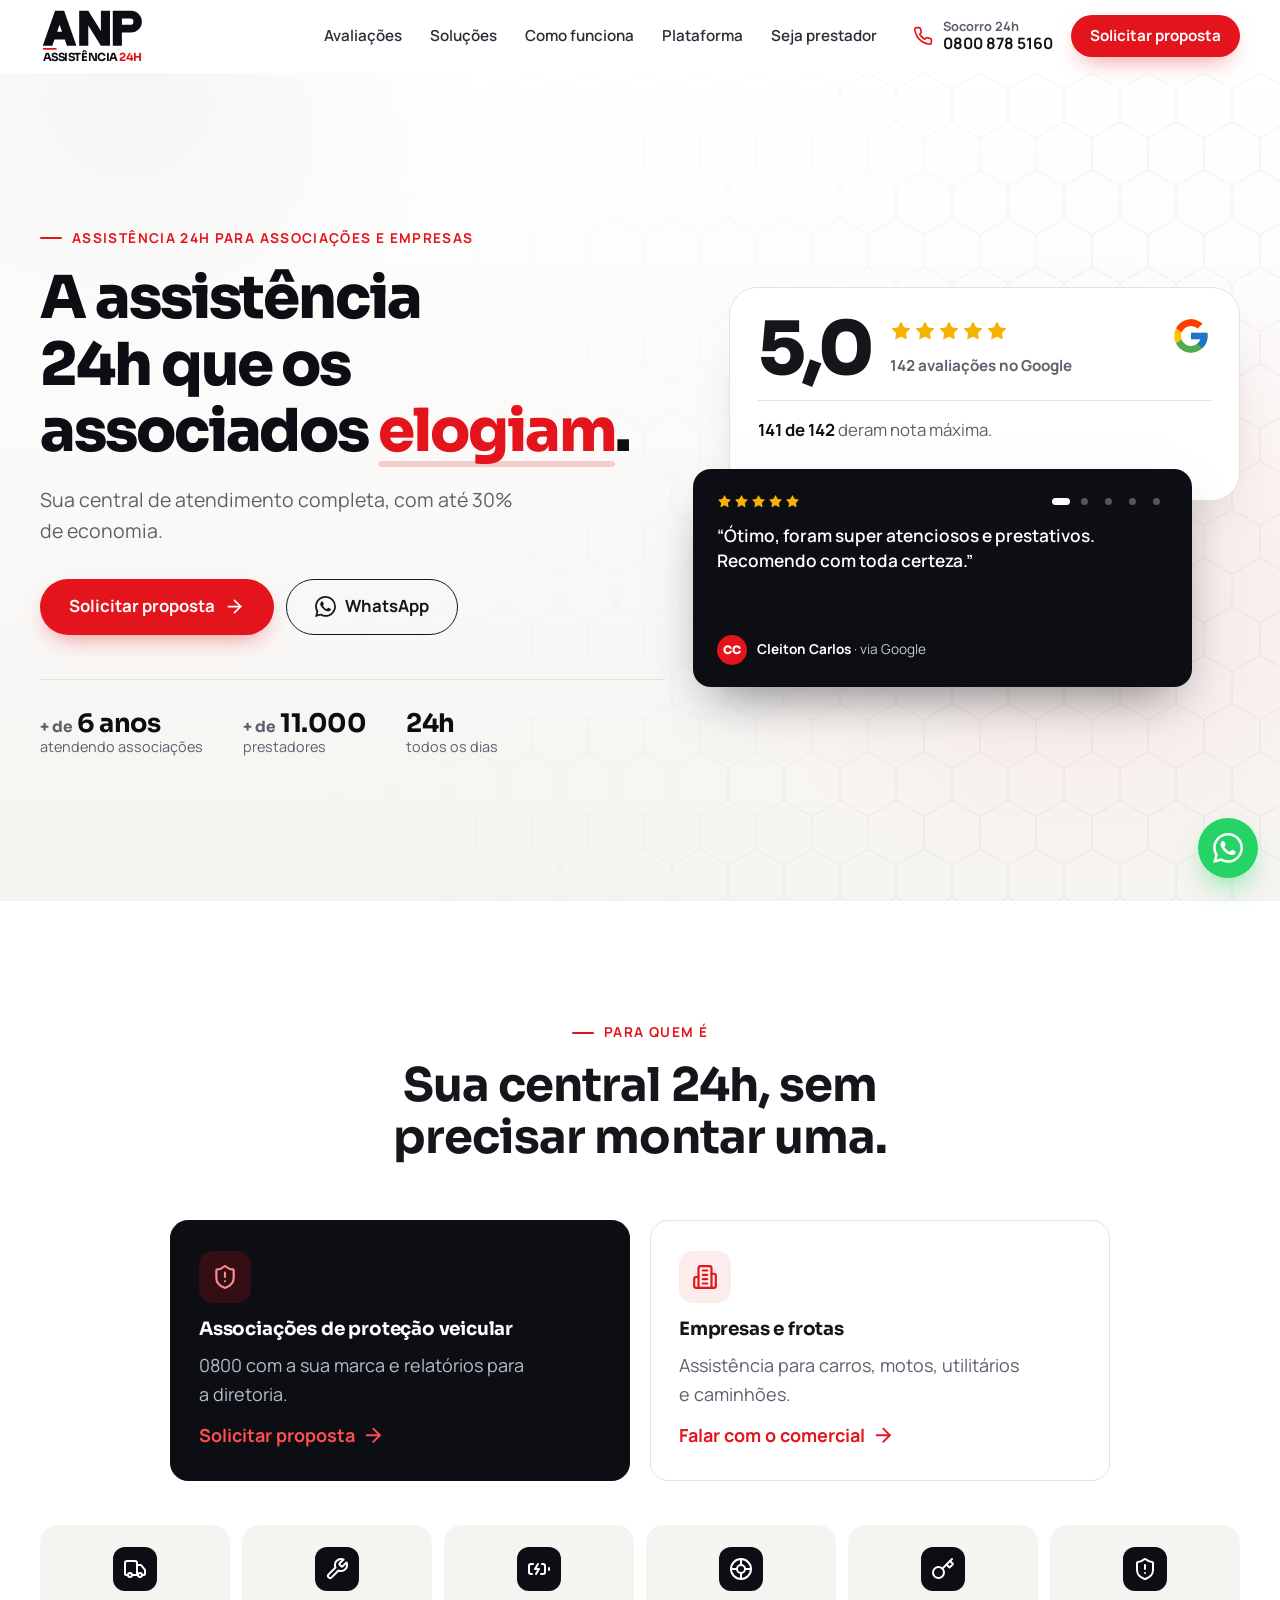
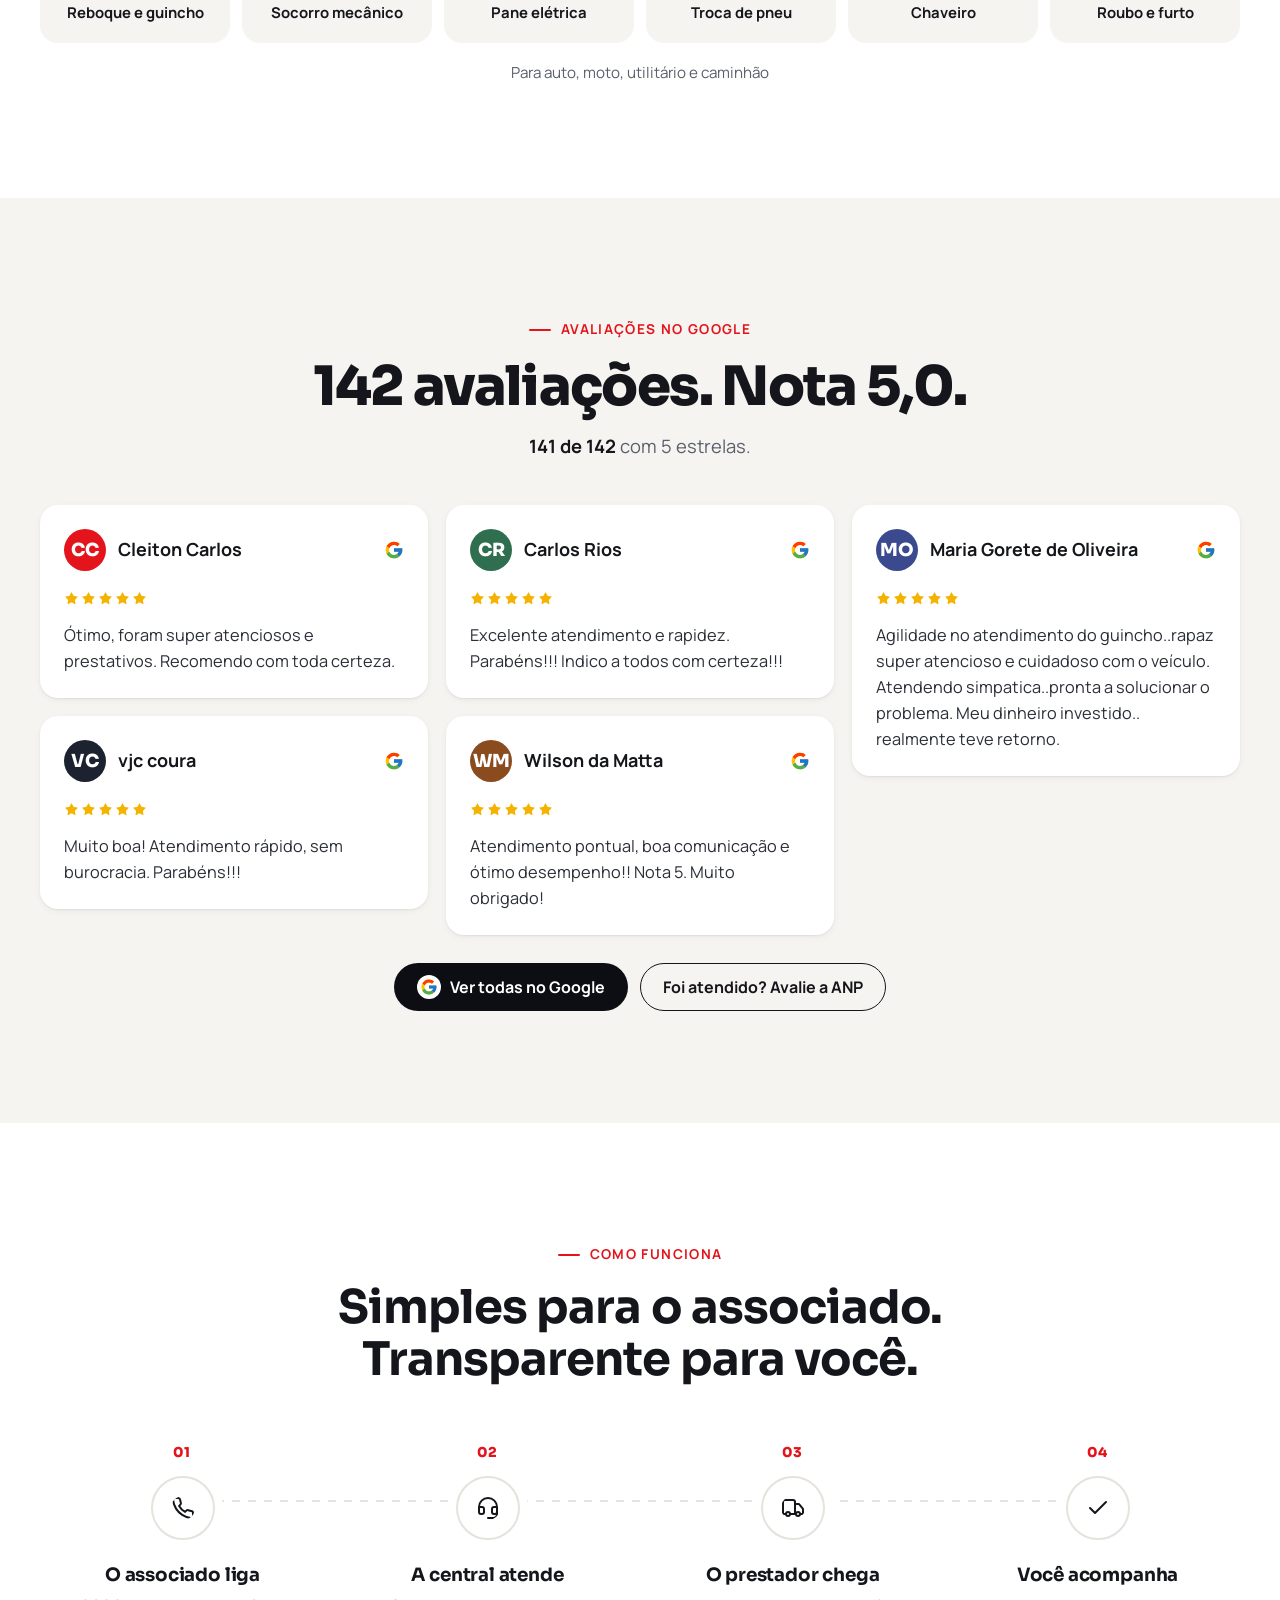
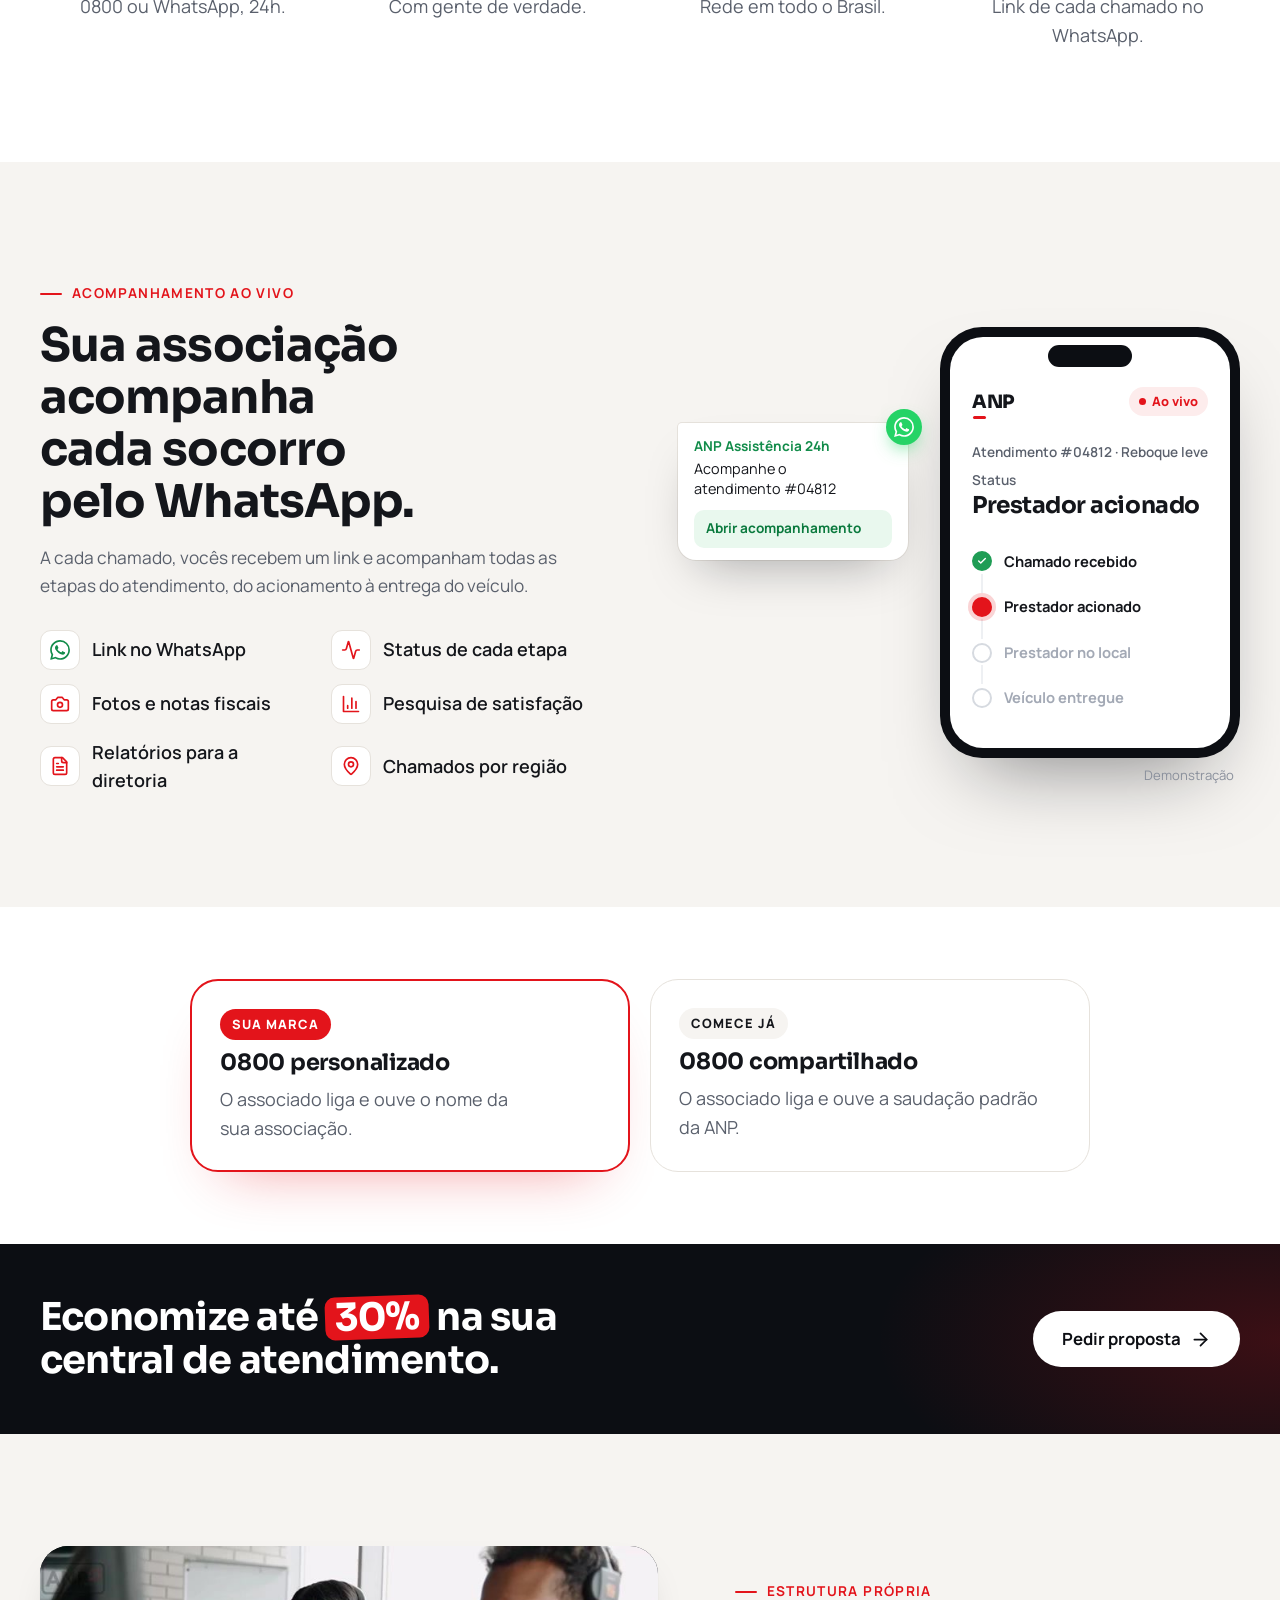
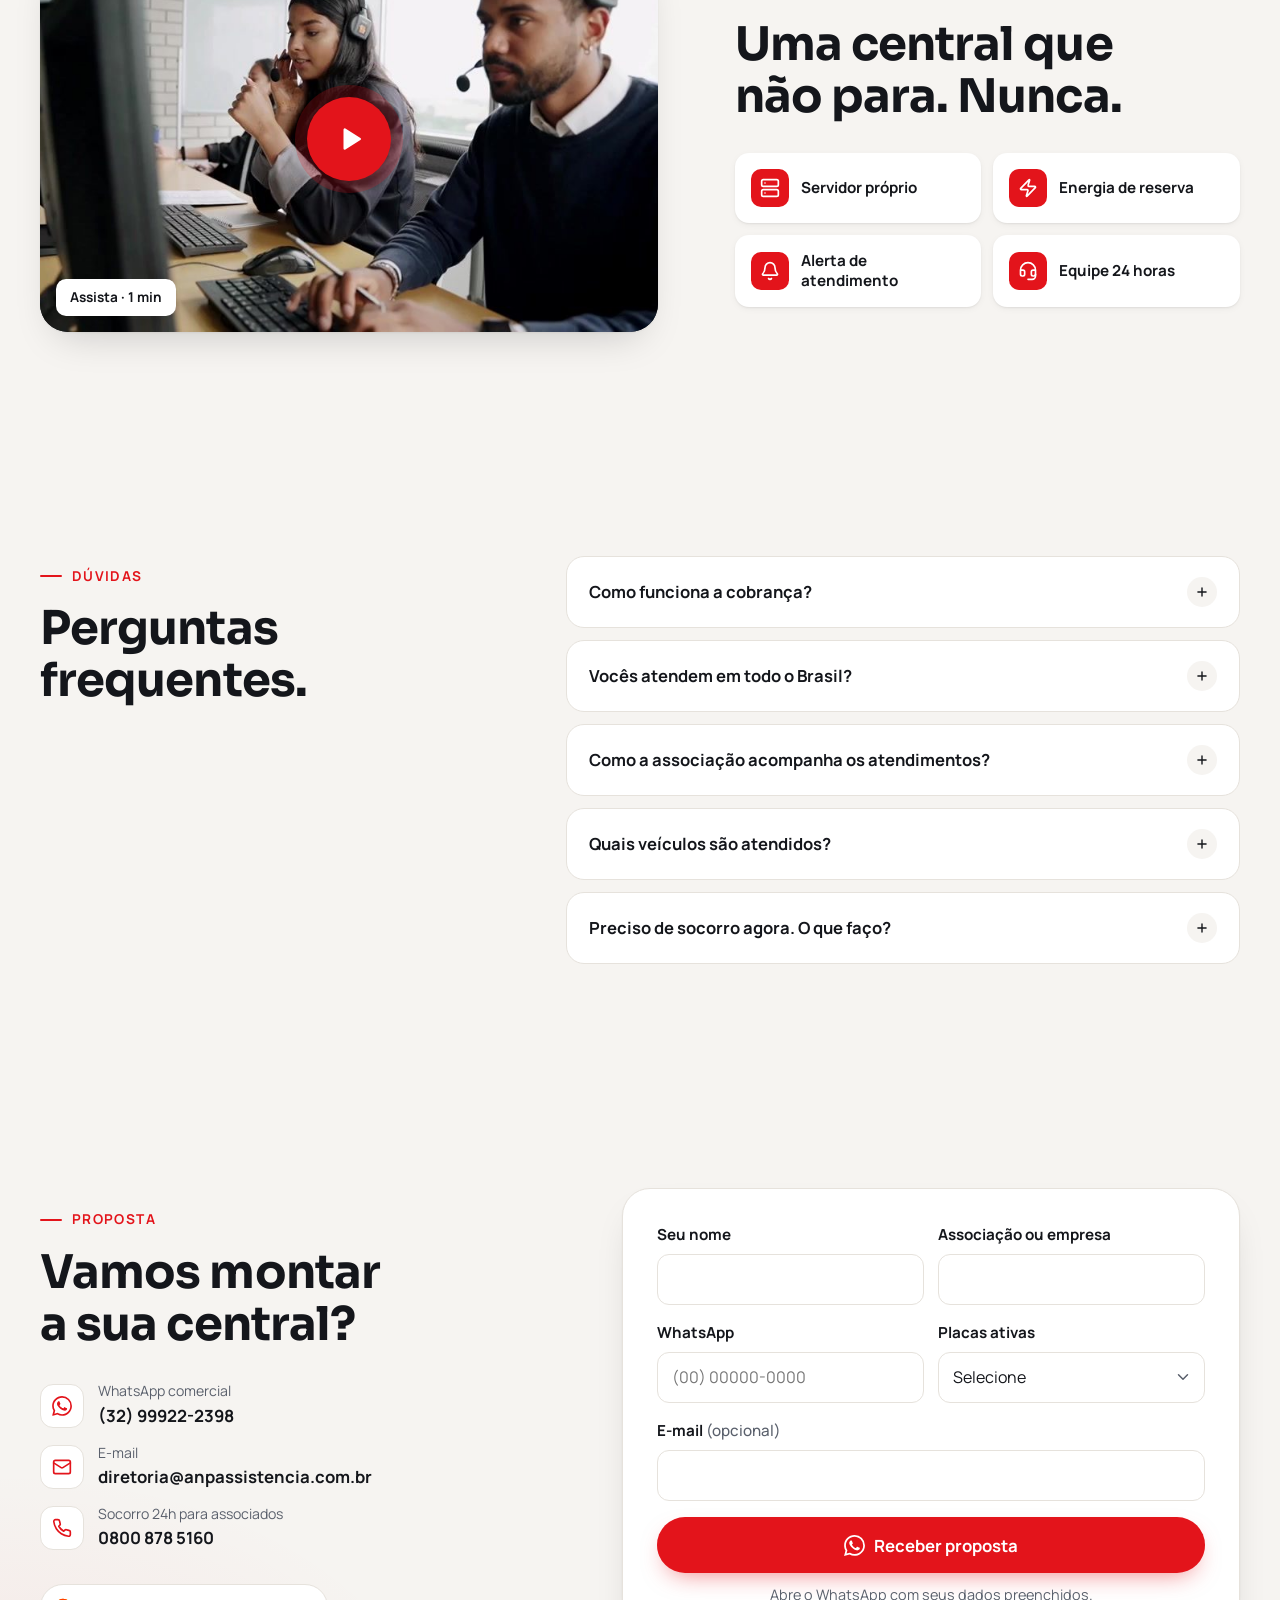
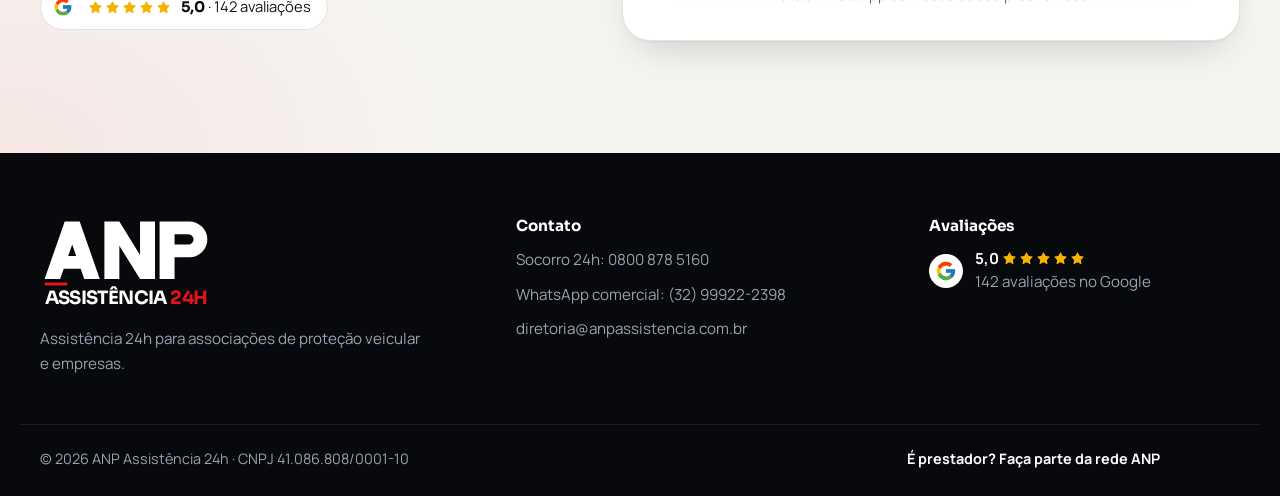
<file: index.html>
<!doctype html>
<html lang="pt-BR">
<head>
  <meta charset="utf-8">
  <meta name="viewport" content="width=device-width, initial-scale=1">
  <title>ANP Assistência 24h | Central de assistência 24h para associações e empresas</title>
  <meta name="description" content="Há mais de 6 anos atendendo associações de proteção veicular e empresas com assistência 24h. Nota 5,0 no Google com 142 avaliações, mais de 11.000 prestadores em todo o Brasil e até 30% de economia.">
  <link rel="canonical" href="https://anpassistencia.com.br/">
  <meta name="theme-color" content="#ffffff">

  <meta property="og:type" content="website">
  <meta property="og:locale" content="pt_BR">
  <meta property="og:site_name" content="ANP Assistência 24h">
  <meta property="og:title" content="ANP Assistência 24h — a assistência que seus associados elogiam">
  <meta property="og:description" content="Nota 5,0 no Google com 142 avaliações. 0800 com a sua marca, mais de 11.000 prestadores e até 30% de economia.">
  <meta property="og:url" content="https://anpassistencia.com.br/">
  <meta property="og:image" content="https://anpassistencia.com.br/assets/img/og-image.jpg">
  <meta name="twitter:card" content="summary_large_image">

  <link rel="icon" type="image/svg+xml" href="assets/img/favicon.svg">
  <link rel="icon" type="image/png" href="assets/img/favicon.png">
  <link rel="apple-touch-icon" href="assets/img/apple-touch-icon.png">

  <link rel="preconnect" href="https://fonts.googleapis.com">
  <link rel="preconnect" href="https://fonts.gstatic.com" crossorigin>
  <link href="https://fonts.googleapis.com/css2?family=Manrope:wght@400;500;600;700&family=Sora:wght@600;700;800&display=swap" rel="stylesheet">
  <link rel="stylesheet" href="assets/css/style.css">
  <script>document.documentElement.classList.add("js")</script>

  <script type="application/ld+json">
  {
    "@context": "https://schema.org",
    "@type": "LocalBusiness",
    "name": "ANP Assistência 24h",
    "url": "https://anpassistencia.com.br/",
    "logo": "https://anpassistencia.com.br/assets/img/logo/anp-icone-512.png",
    "image": "https://anpassistencia.com.br/assets/img/og-image.jpg",
    "description": "Central de assistência 24h para associações de proteção veicular e empresas.",
    "telephone": "+55-800-878-5160",
    "email": "diretoria@anpassistencia.com.br",
    "taxID": "41.086.808/0001-10",
    "areaServed": "BR",
    "openingHoursSpecification": {
      "@type": "OpeningHoursSpecification",
      "dayOfWeek": ["Monday","Tuesday","Wednesday","Thursday","Friday","Saturday","Sunday"],
      "opens": "00:00",
      "closes": "23:59"
    },
    "sameAs": ["https://www.google.com/maps/place/?q=place_id:ChIJN7TsYqGdmAARx6v8TJ1yFRI"]
  }
  </script>
</head>
<body>

<!-- Ícones (Lucide, MIT) -->
<svg width="0" height="0" style="position:absolute" aria-hidden="true">
  <defs>
    <symbol id="i-phone" viewBox="0 0 24 24"><path d="M22 16.92v3a2 2 0 0 1-2.18 2 19.79 19.79 0 0 1-8.63-3.07 19.5 19.5 0 0 1-6-6 19.79 19.79 0 0 1-3.07-8.67A2 2 0 0 1 4.11 2h3a2 2 0 0 1 2 1.72 12.84 12.84 0 0 0 .7 2.81 2 2 0 0 1-.45 2.11L8.09 9.91a16 16 0 0 0 6 6l1.27-1.27a2 2 0 0 1 2.11-.45 12.84 12.84 0 0 0 2.81.7A2 2 0 0 1 22 16.92z"/></symbol>
    <symbol id="i-truck" viewBox="0 0 24 24"><path d="M14 18V6a2 2 0 0 0-2-2H4a2 2 0 0 0-2 2v11a1 1 0 0 0 1 1h2"/><path d="M15 18H9"/><path d="M19 18h2a1 1 0 0 0 1-1v-3.65a1 1 0 0 0-.22-.624l-3.48-4.35A1 1 0 0 0 17.52 8H14"/><circle cx="17" cy="18" r="2"/><circle cx="7" cy="18" r="2"/></symbol>
    <symbol id="i-wrench" viewBox="0 0 24 24"><path d="M14.7 6.3a1 1 0 0 0 0 1.4l1.6 1.6a1 1 0 0 0 1.4 0l3.77-3.77a6 6 0 0 1-7.94 7.94l-6.91 6.91a2.12 2.12 0 0 1-3-3l6.91-6.91a6 6 0 0 1 7.94-7.94l-3.76 3.76z"/></symbol>
    <symbol id="i-battery" viewBox="0 0 24 24"><path d="M15 7h1a2 2 0 0 1 2 2v6a2 2 0 0 1-2 2h-2"/><path d="M6 7H4a2 2 0 0 0-2 2v6a2 2 0 0 0 2 2h1"/><path d="m11 7-3 5h4l-3 5"/><path d="M22 11v2"/></symbol>
    <symbol id="i-key" viewBox="0 0 24 24"><circle cx="7.5" cy="15.5" r="5.5"/><path d="m21 2-9.6 9.6"/><path d="m15.5 7.5 3 3L22 7l-3-3"/></symbol>
    <symbol id="i-tire" viewBox="0 0 24 24"><circle cx="12" cy="12" r="10"/><circle cx="12" cy="12" r="4"/><path d="M12 2v6M12 16v6M2 12h6M16 12h6"/></symbol>
    <symbol id="i-shield" viewBox="0 0 24 24"><path d="M20 13c0 5-3.5 7.5-7.66 8.95a1 1 0 0 1-.67-.01C7.5 20.5 4 18 4 13V6a1 1 0 0 1 1-1c2 0 4.5-1.2 6.24-2.72a1.17 1.17 0 0 1 1.52 0C14.51 3.81 17 5 19 5a1 1 0 0 1 1 1z"/><path d="M12 8v4"/><path d="M12 16h.01"/></symbol>
    <symbol id="i-pin" viewBox="0 0 24 24"><path d="M20 10c0 4.993-5.539 10.193-7.399 11.799a1 1 0 0 1-1.202 0C9.539 20.193 4 14.993 4 10a8 8 0 0 1 16 0"/><circle cx="12" cy="10" r="3"/></symbol>
    <symbol id="i-server" viewBox="0 0 24 24"><rect width="20" height="8" x="2" y="2" rx="2"/><rect width="20" height="8" x="2" y="14" rx="2"/><path d="M6 6h.01M6 18h.01"/></symbol>
    <symbol id="i-zap" viewBox="0 0 24 24"><path d="M4 14a1 1 0 0 1-.78-1.63l9.9-10.2a.5.5 0 0 1 .86.46l-1.92 6.02A1 1 0 0 0 13 10h7a1 1 0 0 1 .78 1.63l-9.9 10.2a.5.5 0 0 1-.86-.46l1.92-6.02A1 1 0 0 0 11 14z"/></symbol>
    <symbol id="i-bell" viewBox="0 0 24 24"><path d="M10.268 21a2 2 0 0 0 3.464 0"/><path d="M3.262 15.326A1 1 0 0 0 4 17h16a1 1 0 0 0 .74-1.673C19.41 13.956 18 12.499 18 8A6 6 0 0 0 6 8c0 4.499-1.411 5.956-2.738 7.326"/></symbol>
    <symbol id="i-activity" viewBox="0 0 24 24"><path d="M22 12h-2.48a2 2 0 0 0-1.93 1.46l-2.35 8.36a.25.25 0 0 1-.48 0L9.24 2.18a.25.25 0 0 0-.48 0l-2.35 8.36A2 2 0 0 1 4.49 12H2"/></symbol>
    <symbol id="i-file" viewBox="0 0 24 24"><path d="M15 2H6a2 2 0 0 0-2 2v16a2 2 0 0 0 2 2h12a2 2 0 0 0 2-2V7Z"/><path d="M14 2v4a2 2 0 0 0 2 2h4"/><path d="M10 9H8M16 13H8M16 17H8"/></symbol>
    <symbol id="i-camera" viewBox="0 0 24 24"><path d="M14.5 4h-5L7 7H4a2 2 0 0 0-2 2v9a2 2 0 0 0 2 2h16a2 2 0 0 0 2-2V9a2 2 0 0 0-2-2h-3l-2.5-3z"/><circle cx="12" cy="13" r="3"/></symbol>
    <symbol id="i-chart" viewBox="0 0 24 24"><path d="M3 3v18h18"/><path d="M18 17V9M13 17V5M8 17v-3"/></symbol>
    <symbol id="i-check" viewBox="0 0 24 24"><path d="M20 6 9 17l-5-5"/></symbol>
    <symbol id="i-building" viewBox="0 0 24 24"><path d="M6 22V4a2 2 0 0 1 2-2h8a2 2 0 0 1 2 2v18Z"/><path d="M6 12H4a2 2 0 0 0-2 2v6a2 2 0 0 0 2 2h2"/><path d="M18 9h2a2 2 0 0 1 2 2v9a2 2 0 0 1-2 2h-2"/><path d="M10 6h4M10 10h4M10 14h4M10 18h4"/></symbol>
    <symbol id="i-headset" viewBox="0 0 24 24"><path d="M3 11h3a2 2 0 0 1 2 2v3a2 2 0 0 1-2 2H5a2 2 0 0 1-2-2v-5Zm0 0a9 9 0 1 1 18 0m0 0v5a2 2 0 0 1-2 2h-1a2 2 0 0 1-2-2v-3a2 2 0 0 1 2-2h3Z"/><path d="M21 16v2a4 4 0 0 1-4 4h-5"/></symbol>
    <symbol id="i-arrow" viewBox="0 0 24 24"><path d="M5 12h14"/><path d="m12 5 7 7-7 7"/></symbol>
    <symbol id="i-menu" viewBox="0 0 24 24"><path d="M4 6h16M4 12h16M4 18h16"/></symbol>
    <symbol id="i-x" viewBox="0 0 24 24"><path d="M18 6 6 18M6 6l12 12"/></symbol>
    <symbol id="i-mail" viewBox="0 0 24 24"><rect width="20" height="16" x="2" y="4" rx="2"/><path d="m22 7-8.97 5.7a1.94 1.94 0 0 1-2.06 0L2 7"/></symbol>
    <symbol id="i-play" viewBox="0 0 24 24"><path d="M6 4.5v15a1 1 0 0 0 1.52.85l12-7.5a1 1 0 0 0 0-1.7l-12-7.5A1 1 0 0 0 6 4.5Z"/></symbol>
    <symbol id="i-star" viewBox="0 0 24 24"><path d="M11.525 2.295a.53.53 0 0 1 .95 0l2.31 4.679a2.123 2.123 0 0 0 1.595 1.16l5.166.756a.53.53 0 0 1 .294.904l-3.736 3.638a2.123 2.123 0 0 0-.611 1.878l.882 5.14a.53.53 0 0 1-.771.56l-4.618-2.428a2.122 2.122 0 0 0-1.973 0L6.396 21.01a.53.53 0 0 1-.77-.56l.881-5.139a2.122 2.122 0 0 0-.611-1.879L2.16 9.795a.53.53 0 0 1 .294-.906l5.165-.755a2.122 2.122 0 0 0 1.597-1.16z"/></symbol>
    <symbol id="i-whatsapp" viewBox="0 0 24 24"><path d="M17.472 14.382c-.297-.149-1.758-.867-2.03-.967-.273-.099-.471-.148-.67.15-.197.297-.767.966-.94 1.164-.173.199-.347.223-.644.075-.297-.15-1.255-.463-2.39-1.475-.883-.788-1.48-1.761-1.653-2.059-.173-.297-.018-.458.13-.606.134-.133.298-.347.446-.52.149-.174.198-.298.298-.497.099-.198.05-.371-.025-.52-.075-.149-.669-1.612-.916-2.207-.242-.579-.487-.5-.669-.51-.173-.008-.371-.01-.57-.01-.198 0-.52.074-.792.372-.272.297-1.04 1.016-1.04 2.479 0 1.462 1.065 2.875 1.213 3.074.149.198 2.096 3.2 5.077 4.487.709.306 1.262.489 1.694.625.712.227 1.36.195 1.871.118.571-.085 1.758-.719 2.006-1.413.248-.694.248-1.289.173-1.413-.074-.124-.272-.198-.57-.347m-5.421 7.403h-.004a9.87 9.87 0 0 1-5.031-1.378l-.361-.214-3.741.982.998-3.648-.235-.374a9.86 9.86 0 0 1-1.51-5.26c.001-5.45 4.436-9.884 9.888-9.884 2.64 0 5.122 1.03 6.988 2.898a9.825 9.825 0 0 1 2.893 6.994c-.003 5.45-4.437 9.884-9.885 9.884m8.413-18.297A11.815 11.815 0 0 0 12.05 0C5.495 0 .16 5.335.157 11.892c0 2.096.547 4.142 1.588 5.945L.057 24l6.305-1.654a11.882 11.882 0 0 0 5.683 1.448h.005c6.554 0 11.89-5.335 11.893-11.893a11.821 11.821 0 0 0-3.48-8.413Z"/></symbol>
    <symbol id="i-google" viewBox="0 0 48 48"><path fill="#FFC107" d="M43.611 20.083H42V20H24v8h11.303c-1.649 4.657-6.08 8-11.303 8-6.627 0-12-5.373-12-12s5.373-12 12-12c3.059 0 5.842 1.154 7.961 3.039l5.657-5.657C34.046 6.053 29.268 4 24 4 12.955 4 4 12.955 4 24s8.955 20 20 20 20-8.955 20-20c0-1.341-.138-2.65-.389-3.917z"/><path fill="#FF3D00" d="m6.306 14.691 6.571 4.819C14.655 15.108 18.961 12 24 12c3.059 0 5.842 1.154 7.961 3.039l5.657-5.657C34.046 6.053 29.268 4 24 4 16.318 4 9.656 8.337 6.306 14.691z"/><path fill="#4CAF50" d="M24 44c5.166 0 9.86-1.977 13.409-5.192l-6.19-5.238A11.91 11.91 0 0 1 24 36c-5.202 0-9.619-3.317-11.283-7.946l-6.522 5.025C9.505 39.556 16.227 44 24 44z"/><path fill="#1976D2" d="M43.611 20.083H42V20H24v8h11.303a12.04 12.04 0 0 1-4.087 5.571l.003-.002 6.19 5.238C36.971 39.205 44 34 44 24c0-1.341-.138-2.65-.389-3.917z"/></symbol>
  </defs>
</svg>

<a class="skip-link" href="#conteudo">Pular para o conteúdo</a>

<header class="site-header" id="topo">
  <div class="container header-inner">
    <a class="brand" href="#topo" aria-label="ANP Assistência 24h — início">
      <svg viewBox="0 0 300 160" class="logo" role="img" aria-label="ANP Assistência 24 horas"><title>ANP Assistência 24 horas</title><g transform="translate(8,8) scale(1)" fill="currentColor" fill-rule="evenodd"><path d="M0,100 L35,0 L61,0 L96,100 L69,100 L62.7,82 L33.3,82 L27,100 Z M41,60 L55,60 L48,40 Z"/><path d="M0,100 L0,0 L26,0 L62,58 L62,0 L88,0 L88,100 L62,100 L26,42 L26,100 Z" transform="translate(104,0)"/><path d="M0,100 L0,0 L52,0 A31,31 0 0 1 52,62 L26,62 L26,100 Z M26,22 L50,22 A9,9 0 0 1 50,40 L26,40 Z" transform="translate(200,0)"/></g><rect x="8" y="114" width="40" height="5" rx="2.5" fill="#E3141B"/><text x="8" y="152" font-family="Sora, Segoe UI, Arial, sans-serif" font-weight="700" font-size="32" fill="currentColor" textLength="284" lengthAdjust="spacing">ASSISTÊNCIA <tspan fill="#E3141B">24H</tspan></text></svg>
    </a>
    <nav class="main-nav" id="menu" aria-label="Menu principal">
      <a href="#avaliacoes">Avaliações</a>
      <a href="#solucoes">Soluções</a>
      <a href="#como-funciona">Como funciona</a>
      <a href="#plataforma">Plataforma</a>
      <a href="prestador.html">Seja prestador</a>
      <a class="btn btn-primary nav-cta-mobile" href="#proposta">Solicitar proposta</a>
    </nav>
    <div class="header-actions">
      <a class="header-phone" href="tel:08008785160"><svg class="ic"><use href="#i-phone"/></svg><span><small>Socorro 24h</small>0800 878 5160</span></a>
      <a class="btn btn-primary btn-sm" href="#proposta">Solicitar proposta</a>
      <button class="menu-toggle" type="button" aria-controls="menu" aria-expanded="false" aria-label="Abrir menu">
        <svg class="ic ic-open"><use href="#i-menu"/></svg>
        <svg class="ic ic-close"><use href="#i-x"/></svg>
      </button>
    </div>
  </div>
</header>

<main id="conteudo">

  <!-- HERO: os elogios são o argumento principal -->
  <section class="hero">
    <div class="hero-bg" aria-hidden="true"></div>
    <div class="container hero-grid">
      <div class="hero-copy">
        <span class="eyebrow">Assistência 24h para associações e empresas</span>
        <h1>A assistência 24h que os associados <em>elogiam</em>.</h1>
        <p class="lead">Sua central de atendimento completa, com até 30% de economia.</p>
        <div class="hero-ctas">
          <a class="btn btn-primary btn-lg" href="#proposta">Solicitar proposta <svg class="ic"><use href="#i-arrow"/></svg></a>
          <a class="btn btn-outline btn-lg js-wa" href="https://wa.me/5532999222398" data-msg="Olá! Vim pelo site e quero saber mais sobre a assistência 24h da ANP." target="_blank" rel="noopener"><svg class="ic ic-fill"><use href="#i-whatsapp"/></svg>WhatsApp</a>
        </div>
        <ul class="hero-nums">
          <li><b><small>+ de</small> 6 anos</b><span>atendendo associações</span></li>
          <li><b><small>+ de</small> 11.000</b><span>prestadores</span></li>
          <li><b>24h</b><span>todos os dias</span></li>
        </ul>
      </div>

      <div class="hero-visual">
        <div class="score-card">
          <div class="score-head">
            <strong class="score-num" data-g="nota">5,0</strong>
            <div>
              <span class="stars stars-lg" aria-label="5 de 5 estrelas"><svg><use href="#i-star"/></svg><svg><use href="#i-star"/></svg><svg><use href="#i-star"/></svg><svg><use href="#i-star"/></svg><svg><use href="#i-star"/></svg></span>
              <span class="score-sub"><span data-g="total">142</span> avaliações no Google</span>
            </div>
            <svg class="g-logo g-logo-lg" aria-hidden="true"><use href="#i-google"/></svg>
          </div>
          <p class="score-line" data-g-cinco><b>141 de 142</b> deram nota máxima.</p>
        </div>
        <figure class="quote-card" data-quote aria-live="polite">
          <div class="quote-top">
            <span class="stars" aria-hidden="true"><svg><use href="#i-star"/></svg><svg><use href="#i-star"/></svg><svg><use href="#i-star"/></svg><svg><use href="#i-star"/></svg><svg><use href="#i-star"/></svg></span>
            <span class="quote-dots" data-quote-dots></span>
          </div>
          <blockquote>“Ótimo, foram super atenciosos e prestativos. Recomendo com toda certeza.”</blockquote>
          <figcaption><span class="quote-avatar" aria-hidden="true">CC</span><span><b>Cleiton Carlos</b> · via Google</span></figcaption>
        </figure>
      </div>
    </div>
  </section>

  <!-- PARA QUEM -->
  <section class="section" id="solucoes">
    <div class="container">
      <div class="section-head reveal">
        <span class="eyebrow">Para quem é</span>
        <h2>Sua central 24h, sem precisar montar uma.</h2>
      </div>
      <div class="audience-grid">
        <a class="audience-card featured reveal" href="#proposta">
          <span class="card-icon"><svg class="ic"><use href="#i-shield"/></svg></span>
          <h3>Associações de proteção veicular</h3>
          <p>0800 com a sua marca e relatórios para a diretoria.</p>
          <span class="link-arrow">Solicitar proposta <svg class="ic"><use href="#i-arrow"/></svg></span>
        </a>
        <a class="audience-card reveal" href="#proposta">
          <span class="card-icon"><svg class="ic"><use href="#i-building"/></svg></span>
          <h3>Empresas e frotas</h3>
          <p>Assistência para carros, motos, utilitários e caminhões.</p>
          <span class="link-arrow">Falar com o comercial <svg class="ic"><use href="#i-arrow"/></svg></span>
        </a>
      </div>

      <ul class="tiles reveal" aria-label="Serviços">
        <li><svg class="ic"><use href="#i-truck"/></svg>Reboque e guincho</li>
        <li><svg class="ic"><use href="#i-wrench"/></svg>Socorro mecânico</li>
        <li><svg class="ic"><use href="#i-battery"/></svg>Pane elétrica</li>
        <li><svg class="ic"><use href="#i-tire"/></svg>Troca de pneu</li>
        <li><svg class="ic"><use href="#i-key"/></svg>Chaveiro</li>
        <li><svg class="ic"><use href="#i-shield"/></svg>Roubo e furto</li>
      </ul>
      <p class="tiles-note reveal">Para auto, moto, utilitário e caminhão</p>
    </div>
  </section>

  <!-- AVALIAÇÕES -->
  <section class="section section-paper" id="avaliacoes">
    <div class="container">
      <div class="reviews-head reveal">
        <span class="eyebrow">Avaliações no Google</span>
        <h2><span data-g="total">142</span> avaliações. Nota <span data-g="nota">5,0</span>.</h2>
        <p data-g-cinco><b>141 de 142</b> com 5 estrelas.</p>
      </div>
      <div class="reviews" id="lista-avaliacoes"></div>
      <div class="reviews-actions reveal">
        <a class="btn btn-dark" href="https://search.google.com/local/reviews?placeid=ChIJN7TsYqGdmAARx6v8TJ1yFRI" target="_blank" rel="noopener"><svg class="g-logo" aria-hidden="true"><use href="#i-google"/></svg>Ver todas no Google</a>
        <a class="btn btn-outline" href="https://search.google.com/local/writereview?placeid=ChIJN7TsYqGdmAARx6v8TJ1yFRI" target="_blank" rel="noopener">Foi atendido? Avalie a ANP</a>
      </div>
    </div>
  </section>

  <!-- COMO FUNCIONA -->
  <section class="section" id="como-funciona">
    <div class="container">
      <div class="section-head reveal">
        <span class="eyebrow">Como funciona</span>
        <h2>Simples para o associado. Transparente para você.</h2>
      </div>
      <ol class="steps">
        <li class="step reveal"><span class="step-num">01</span><svg class="ic"><use href="#i-phone"/></svg><h3>O associado liga</h3><p>0800 ou WhatsApp, 24h.</p></li>
        <li class="step reveal"><span class="step-num">02</span><svg class="ic"><use href="#i-headset"/></svg><h3>A central atende</h3><p>Com gente de verdade.</p></li>
        <li class="step reveal"><span class="step-num">03</span><svg class="ic"><use href="#i-truck"/></svg><h3>O prestador chega</h3><p>Rede em todo o Brasil.</p></li>
        <li class="step reveal"><span class="step-num">04</span><svg class="ic"><use href="#i-check"/></svg><h3>Você acompanha</h3><p>Link de cada chamado no WhatsApp.</p></li>
      </ol>
    </div>
  </section>

  <!-- ACOMPANHAMENTO: a associação recebe o link de cada atendimento pelo WhatsApp -->
  <section class="section section-paper" id="plataforma">
    <div class="container platform-layout">
      <div class="platform-copy reveal">
        <span class="eyebrow">Acompanhamento ao vivo</span>
        <h2>Sua associação acompanha cada socorro pelo WhatsApp.</h2>
        <p>A cada chamado, vocês recebem um link e acompanham todas as etapas do atendimento, do acionamento à entrega do veículo.</p>
        <ul class="feature-list">
          <li><svg class="ic ic-fill"><use href="#i-whatsapp"/></svg>Link no WhatsApp</li>
          <li><svg class="ic"><use href="#i-activity"/></svg>Status de cada etapa</li>
          <li><svg class="ic"><use href="#i-camera"/></svg>Fotos e notas fiscais</li>
          <li><svg class="ic"><use href="#i-chart"/></svg>Pesquisa de satisfação</li>
          <li><svg class="ic"><use href="#i-file"/></svg>Relatórios para a diretoria</li>
          <li><svg class="ic"><use href="#i-pin"/></svg>Chamados por região</li>
        </ul>
      </div>

      <div class="track-visual reveal" role="img" aria-label="Demonstração: a associação recebe pelo WhatsApp o link de um atendimento e acompanha as etapas do socorro">
        <div class="wa-msg" aria-hidden="true">
          <span class="wa-badge"><svg class="ic ic-fill"><use href="#i-whatsapp"/></svg></span>
          <b>ANP Assistência 24h</b>
          <p>Acompanhe o atendimento #04812</p>
          <span class="wa-link">Abrir acompanhamento</span>
        </div>

        <div class="phone" aria-hidden="true">
          <div class="phone-screen">
            <div class="track-top">
              <span class="track-brand">ANP</span>
              <span class="track-live"><i></i>Ao vivo</span>
            </div>
            <p class="track-id">Atendimento #04812 · Reboque leve</p>

            <div class="track-eta">
              <small>Status</small>
              <strong data-eta-label>Prestador acionado</strong>
            </div>

            <ol class="track-steps" data-steps>
              <li data-eta="Chamado recebido"><span class="dot"></span><b>Chamado recebido</b></li>
              <li data-eta="Prestador acionado"><span class="dot"></span><b>Prestador acionado</b></li>
              <li data-eta="Prestador no local"><span class="dot"></span><b>Prestador no local</b></li>
              <li data-eta="Veículo entregue"><span class="dot"></span><b>Veículo entregue</b></li>
            </ol>
          </div>
        </div>
        <p class="track-note">Demonstração</p>
      </div>
    </div>
  </section>

  <!-- 0800 -->
  <section class="section section-tight" id="central">
    <div class="container">
      <div class="plans">
        <article class="plan plan-featured reveal">
          <span class="plan-tag">Sua marca</span>
          <h3>0800 personalizado</h3>
          <p>O associado liga e ouve o nome da sua associação.</p>
        </article>
        <article class="plan reveal">
          <span class="plan-tag plan-tag-muted">Comece já</span>
          <h3>0800 compartilhado</h3>
          <p>O associado liga e ouve a saudação padrão da ANP.</p>
        </article>
      </div>
    </div>
  </section>

  <!-- ECONOMIA -->
  <section class="savings">
    <div class="container savings-inner reveal">
      <h2>Economize até <span>30%</span> na sua central de atendimento.</h2>
      <a class="btn btn-light btn-lg" href="#proposta">Pedir proposta <svg class="ic"><use href="#i-arrow"/></svg></a>
    </div>
  </section>

  <!-- ESTRUTURA + VÍDEO -->
  <section class="section section-paper" id="estrutura">
    <div class="container structure-layout">
      <button class="structure-media reveal js-video" type="button" data-video="assets/video/apresentacao-anp.mp4" data-title="Apresentação ANP Assistência 24h" aria-label="Assistir ao vídeo de apresentação da ANP">
        <img src="assets/img/central-atendimento.jpg" alt="" loading="lazy" width="848" height="480">
        <span class="play"><svg class="ic ic-fill"><use href="#i-play"/></svg></span>
        <span class="video-len">Assista · 1 min</span>
      </button>
      <div class="structure-copy reveal">
        <span class="eyebrow">Estrutura própria</span>
        <h2>Uma central que não para. Nunca.</h2>
        <ul class="infra-grid">
          <li><svg class="ic"><use href="#i-server"/></svg>Servidor próprio</li>
          <li><svg class="ic"><use href="#i-zap"/></svg>Energia de reserva</li>
          <li><svg class="ic"><use href="#i-bell"/></svg>Alerta de atendimento</li>
          <li><svg class="ic"><use href="#i-headset"/></svg>Equipe 24 horas</li>
        </ul>
      </div>
    </div>
  </section>

  <!-- FAQ -->
  <section class="section section-paper" id="duvidas">
    <div class="container faq-layout">
      <div class="section-head section-head-left reveal">
        <span class="eyebrow">Dúvidas</span>
        <h2>Perguntas frequentes.</h2>
      </div>
      <div class="faq reveal">
        <details>
          <summary>Como funciona a cobrança?</summary>
          <p>Mensalidade por placa ativa, mais barata conforme o volume.</p>
        </details>
        <details>
          <summary>Vocês atendem em todo o Brasil?</summary>
          <p>Sim. Há mais de 6 anos atendendo associações, com mais de 11.000 prestadores cadastrados.</p>
        </details>
        <details>
          <summary>Como a associação acompanha os atendimentos?</summary>
          <p>A cada chamado, vocês recebem pelo WhatsApp um link com todas as etapas do socorro, fotos e notas fiscais. Na plataforma ficam os relatórios e a pesquisa de satisfação.</p>
        </details>
        <details>
          <summary>Quais veículos são atendidos?</summary>
          <p>Carros, motos, utilitários e caminhões.</p>
        </details>
        <details>
          <summary>Preciso de socorro agora. O que faço?</summary>
          <p>Ligue grátis para o <a href="tel:08008785160">0800 878 5160</a>, 24 horas.</p>
        </details>
      </div>
    </div>
  </section>

  <!-- PROPOSTA -->
  <section class="section section-paper proposal" id="proposta">
    <div class="container proposal-layout">
      <div class="proposal-copy reveal">
        <span class="eyebrow">Proposta</span>
        <h2>Vamos montar a sua central?</h2>
        <ul class="contact-list">
          <li><svg class="ic ic-fill"><use href="#i-whatsapp"/></svg><div><span>WhatsApp comercial</span><a class="js-wa" href="https://wa.me/5532999222398" data-msg="Olá! Vim pelo site e quero uma proposta da ANP." target="_blank" rel="noopener">(32) 99922-2398</a></div></li>
          <li><svg class="ic"><use href="#i-mail"/></svg><div><span>E-mail</span><a href="mailto:diretoria@anpassistencia.com.br">diretoria@anpassistencia.com.br</a></div></li>
          <li><svg class="ic"><use href="#i-phone"/></svg><div><span>Socorro 24h para associados</span><a href="tel:08008785160">0800 878 5160</a></div></li>
        </ul>
        <a class="g-pill g-pill-light" href="#avaliacoes">
          <svg class="g-logo" aria-hidden="true"><use href="#i-google"/></svg>
          <span class="stars" aria-hidden="true"><svg><use href="#i-star"/></svg><svg><use href="#i-star"/></svg><svg><use href="#i-star"/></svg><svg><use href="#i-star"/></svg><svg><use href="#i-star"/></svg></span>
          <span><b data-g="nota">5,0</b> · <span data-g="total">142</span> avaliações</span>
        </a>
      </div>
      <form class="form-card reveal js-wa-form" data-kind="proposta" novalidate>
        <div class="field-row">
          <div class="field">
            <label for="f-nome">Seu nome</label>
            <input id="f-nome" name="Nome" autocomplete="name" required>
          </div>
          <div class="field">
            <label for="f-empresa">Associação ou empresa</label>
            <input id="f-empresa" name="Associação/Empresa" autocomplete="organization" required>
          </div>
        </div>
        <div class="field-row">
          <div class="field">
            <label for="f-whats">WhatsApp</label>
            <input id="f-whats" name="WhatsApp" type="tel" inputmode="tel" autocomplete="tel" placeholder="(00) 00000-0000" required data-mask="phone">
          </div>
          <div class="field">
            <label for="f-placas">Placas ativas</label>
            <select id="f-placas" name="Placas ativas" required>
              <option value="">Selecione</option>
              <option>Até 1.000</option>
              <option>1.001 a 3.000</option>
              <option>3.001 a 8.000</option>
              <option>8.001 a 15.000</option>
              <option>Acima de 15.000</option>
            </select>
          </div>
        </div>
        <div class="field">
          <label for="f-email">E-mail <span class="opt">(opcional)</span></label>
          <input id="f-email" name="E-mail" type="email" inputmode="email" autocomplete="email">
        </div>
        <button class="btn btn-primary btn-block btn-lg" type="submit"><svg class="ic ic-fill"><use href="#i-whatsapp"/></svg>Receber proposta</button>
        <p class="form-hint">Abre o WhatsApp com seus dados preenchidos.</p>
        <p class="form-error" role="alert" hidden>Confira os campos destacados.</p>
      </form>
    </div>
  </section>

</main>

<footer class="site-footer">
  <div class="container footer-grid">
    <div class="footer-brand">
      <svg viewBox="0 0 300 160" class="logo" role="img" aria-label="ANP Assistência 24 horas"><title>ANP Assistência 24 horas</title><g transform="translate(8,8) scale(1)" fill="currentColor" fill-rule="evenodd"><path d="M0,100 L35,0 L61,0 L96,100 L69,100 L62.7,82 L33.3,82 L27,100 Z M41,60 L55,60 L48,40 Z"/><path d="M0,100 L0,0 L26,0 L62,58 L62,0 L88,0 L88,100 L62,100 L26,42 L26,100 Z" transform="translate(104,0)"/><path d="M0,100 L0,0 L52,0 A31,31 0 0 1 52,62 L26,62 L26,100 Z M26,22 L50,22 A9,9 0 0 1 50,40 L26,40 Z" transform="translate(200,0)"/></g><rect x="8" y="114" width="40" height="5" rx="2.5" fill="#E3141B"/><text x="8" y="152" font-family="Sora, Segoe UI, Arial, sans-serif" font-weight="700" font-size="32" fill="currentColor" textLength="284" lengthAdjust="spacing">ASSISTÊNCIA <tspan fill="#E3141B">24H</tspan></text></svg>
      <p>Assistência 24h para associações de proteção veicular e empresas.</p>
    </div>
    <div>
      <h4>Contato</h4>
      <ul>
        <li><a href="tel:08008785160">Socorro 24h: 0800 878 5160</a></li>
        <li><a class="js-wa" href="https://wa.me/5532999222398" data-msg="Olá! Vim pelo site da ANP." target="_blank" rel="noopener">WhatsApp comercial: (32) 99922-2398</a></li>
        <li><a href="mailto:diretoria@anpassistencia.com.br">diretoria@anpassistencia.com.br</a></li>
      </ul>
    </div>
    <div>
      <h4>Avaliações</h4>
      <a class="footer-rating" href="https://search.google.com/local/reviews?placeid=ChIJN7TsYqGdmAARx6v8TJ1yFRI" target="_blank" rel="noopener">
        <svg class="g-logo" aria-hidden="true"><use href="#i-google"/></svg>
        <span><strong data-g="nota">5,0</strong> <span class="stars" aria-hidden="true"><svg><use href="#i-star"/></svg><svg><use href="#i-star"/></svg><svg><use href="#i-star"/></svg><svg><use href="#i-star"/></svg><svg><use href="#i-star"/></svg></span><br><span data-g="total">142</span> avaliações no Google</span>
      </a>
    </div>
  </div>
  <div class="container footer-bottom">
    <span>© <span data-year>2026</span> ANP Assistência 24h · CNPJ 41.086.808/0001-10</span>
    <a href="prestador.html">É prestador? Faça parte da rede ANP</a>
  </div>
</footer>

<nav class="mobile-bar" aria-label="Ações rápidas">
  <a href="tel:08008785160"><svg class="ic"><use href="#i-phone"/></svg>Socorro 24h</a>
  <a class="js-wa" href="https://wa.me/5532999222398" data-msg="Olá! Vim pelo site da ANP." target="_blank" rel="noopener"><svg class="ic ic-fill"><use href="#i-whatsapp"/></svg>WhatsApp</a>
  <a class="mobile-bar-cta" href="#proposta">Proposta</a>
</nav>

<a class="wa-fab js-wa" href="https://wa.me/5532999222398" data-msg="Olá! Vim pelo site da ANP." target="_blank" rel="noopener" aria-label="Falar no WhatsApp">
  <svg class="ic ic-fill"><use href="#i-whatsapp"/></svg>
</a>

<dialog class="video-modal" id="video-modal" aria-label="Vídeo">
  <button class="video-close" type="button" aria-label="Fechar vídeo"><svg class="ic"><use href="#i-x"/></svg></button>
  <video controls playsinline preload="none"></video>
</dialog>

<script src="data/google.js"></script>
<script src="assets/js/main.js"></script>
</body>
</html>
</file>
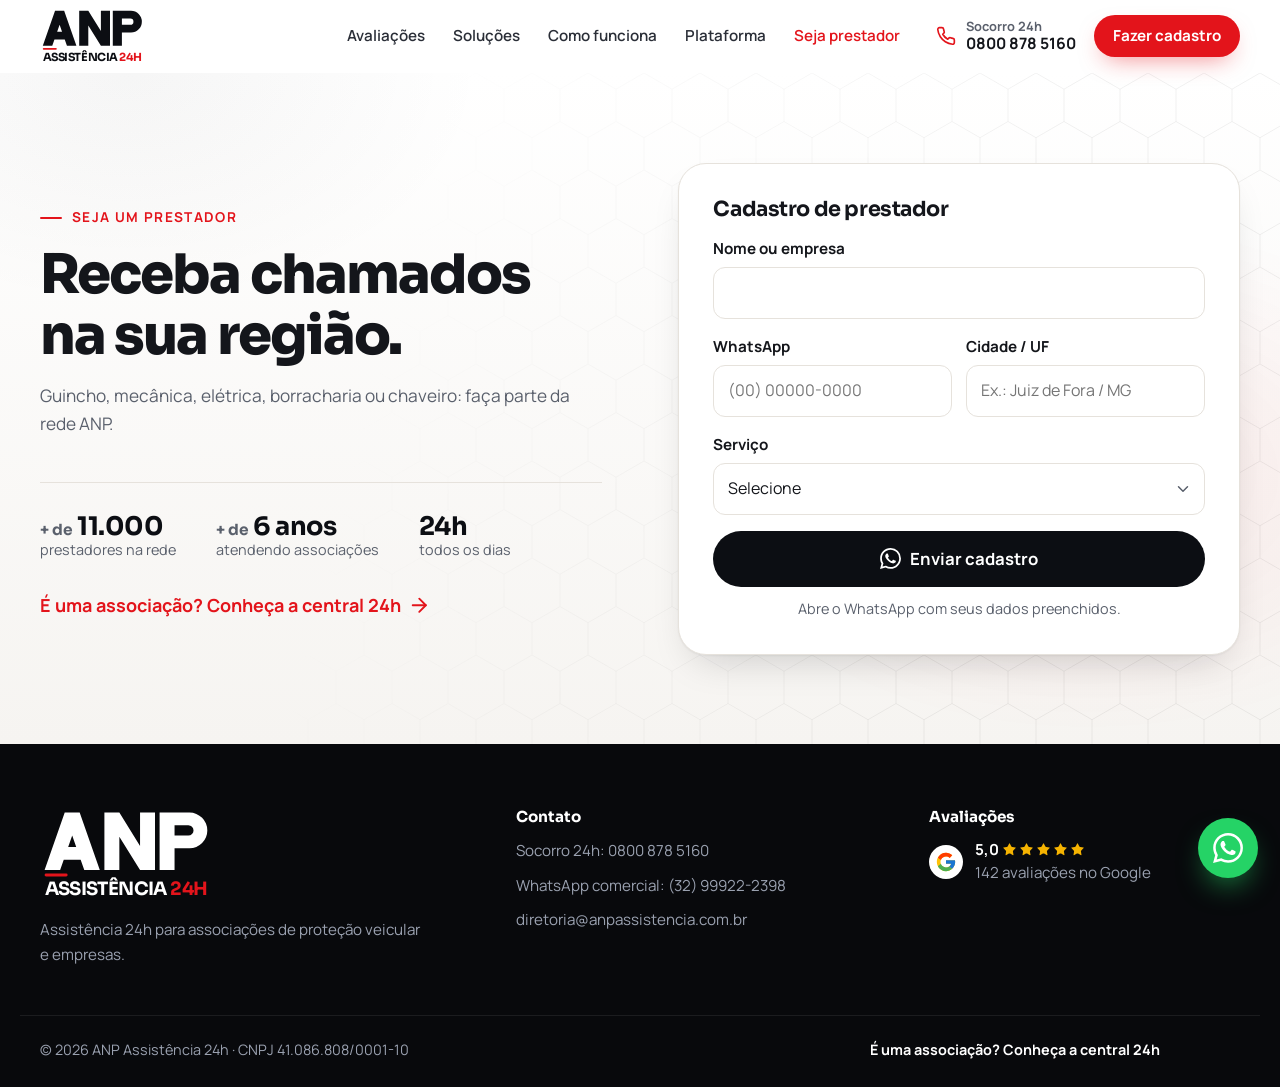
<file: prestador.html>
<!doctype html>
<html lang="pt-BR">
<head>
  <meta charset="utf-8">
  <meta name="viewport" content="width=device-width, initial-scale=1">
  <title>Seja um prestador | ANP Assistência 24h</title>
  <meta name="description" content="Trabalha com guincho, mecânica, auto elétrica, borracharia ou chaveiro? Cadastre-se na rede da ANP Assistência 24h e receba chamados na sua região.">
  <link rel="canonical" href="https://anpassistencia.com.br/prestador.html">
  <meta name="theme-color" content="#ffffff">

  <meta property="og:type" content="website">
  <meta property="og:locale" content="pt_BR">
  <meta property="og:site_name" content="ANP Assistência 24h">
  <meta property="og:title" content="Seja um prestador da rede ANP Assistência 24h">
  <meta property="og:description" content="Guincho, mecânica, auto elétrica, borracharia ou chaveiro: receba chamados na sua região.">
  <meta property="og:url" content="https://anpassistencia.com.br/prestador.html">
  <meta property="og:image" content="https://anpassistencia.com.br/assets/img/og-image.jpg">
  <meta name="twitter:card" content="summary_large_image">

  <link rel="icon" type="image/svg+xml" href="assets/img/favicon.svg">
  <link rel="icon" type="image/png" href="assets/img/favicon.png">
  <link rel="apple-touch-icon" href="assets/img/apple-touch-icon.png">

  <link rel="preconnect" href="https://fonts.googleapis.com">
  <link rel="preconnect" href="https://fonts.gstatic.com" crossorigin>
  <link href="https://fonts.googleapis.com/css2?family=Manrope:wght@400;500;600;700&family=Sora:wght@600;700;800&display=swap" rel="stylesheet">
  <link rel="stylesheet" href="assets/css/style.css">
  <script>document.documentElement.classList.add("js")</script>
</head>
<body>

<!-- Ícones (Lucide, MIT) -->
<svg width="0" height="0" style="position:absolute" aria-hidden="true">
  <defs>
    <symbol id="i-phone" viewBox="0 0 24 24"><path d="M22 16.92v3a2 2 0 0 1-2.18 2 19.79 19.79 0 0 1-8.63-3.07 19.5 19.5 0 0 1-6-6 19.79 19.79 0 0 1-3.07-8.67A2 2 0 0 1 4.11 2h3a2 2 0 0 1 2 1.72 12.84 12.84 0 0 0 .7 2.81 2 2 0 0 1-.45 2.11L8.09 9.91a16 16 0 0 0 6 6l1.27-1.27a2 2 0 0 1 2.11-.45 12.84 12.84 0 0 0 2.81.7A2 2 0 0 1 22 16.92z"/></symbol>
    <symbol id="i-menu" viewBox="0 0 24 24"><path d="M4 6h16M4 12h16M4 18h16"/></symbol>
    <symbol id="i-x" viewBox="0 0 24 24"><path d="M18 6 6 18M6 6l12 12"/></symbol>
    <symbol id="i-arrow" viewBox="0 0 24 24"><path d="M5 12h14"/><path d="m12 5 7 7-7 7"/></symbol>
    <symbol id="i-whatsapp" viewBox="0 0 24 24"><path d="M17.472 14.382c-.297-.149-1.758-.867-2.03-.967-.273-.099-.471-.148-.67.15-.197.297-.767.966-.94 1.164-.173.199-.347.223-.644.075-.297-.15-1.255-.463-2.39-1.475-.883-.788-1.48-1.761-1.653-2.059-.173-.297-.018-.458.13-.606.134-.133.298-.347.446-.52.149-.174.198-.298.298-.497.099-.198.05-.371-.025-.52-.075-.149-.669-1.612-.916-2.207-.242-.579-.487-.5-.669-.51-.173-.008-.371-.01-.57-.01-.198 0-.52.074-.792.372-.272.297-1.04 1.016-1.04 2.479 0 1.462 1.065 2.875 1.213 3.074.149.198 2.096 3.2 5.077 4.487.709.306 1.262.489 1.694.625.712.227 1.36.195 1.871.118.571-.085 1.758-.719 2.006-1.413.248-.694.248-1.289.173-1.413-.074-.124-.272-.198-.57-.347m-5.421 7.403h-.004a9.87 9.87 0 0 1-5.031-1.378l-.361-.214-3.741.982.998-3.648-.235-.374a9.86 9.86 0 0 1-1.51-5.26c.001-5.45 4.436-9.884 9.888-9.884 2.64 0 5.122 1.03 6.988 2.898a9.825 9.825 0 0 1 2.893 6.994c-.003 5.45-4.437 9.884-9.885 9.884m8.413-18.297A11.815 11.815 0 0 0 12.05 0C5.495 0 .16 5.335.157 11.892c0 2.096.547 4.142 1.588 5.945L.057 24l6.305-1.654a11.882 11.882 0 0 0 5.683 1.448h.005c6.554 0 11.89-5.335 11.893-11.893a11.821 11.821 0 0 0-3.48-8.413Z"/></symbol>
    <symbol id="i-star" viewBox="0 0 24 24"><path d="M11.525 2.295a.53.53 0 0 1 .95 0l2.31 4.679a2.123 2.123 0 0 0 1.595 1.16l5.166.756a.53.53 0 0 1 .294.904l-3.736 3.638a2.123 2.123 0 0 0-.611 1.878l.882 5.14a.53.53 0 0 1-.771.56l-4.618-2.428a2.122 2.122 0 0 0-1.973 0L6.396 21.01a.53.53 0 0 1-.77-.56l.881-5.139a2.122 2.122 0 0 0-.611-1.879L2.16 9.795a.53.53 0 0 1 .294-.906l5.165-.755a2.122 2.122 0 0 0 1.597-1.16z"/></symbol>
    <symbol id="i-google" viewBox="0 0 48 48"><path fill="#FFC107" d="M43.611 20.083H42V20H24v8h11.303c-1.649 4.657-6.08 8-11.303 8-6.627 0-12-5.373-12-12s5.373-12 12-12c3.059 0 5.842 1.154 7.961 3.039l5.657-5.657C34.046 6.053 29.268 4 24 4 12.955 4 4 12.955 4 24s8.955 20 20 20 20-8.955 20-20c0-1.341-.138-2.65-.389-3.917z"/><path fill="#FF3D00" d="m6.306 14.691 6.571 4.819C14.655 15.108 18.961 12 24 12c3.059 0 5.842 1.154 7.961 3.039l5.657-5.657C34.046 6.053 29.268 4 24 4 16.318 4 9.656 8.337 6.306 14.691z"/><path fill="#4CAF50" d="M24 44c5.166 0 9.86-1.977 13.409-5.192l-6.19-5.238A11.91 11.91 0 0 1 24 36c-5.202 0-9.619-3.317-11.283-7.946l-6.522 5.025C9.505 39.556 16.227 44 24 44z"/><path fill="#1976D2" d="M43.611 20.083H42V20H24v8h11.303a12.04 12.04 0 0 1-4.087 5.571l.003-.002 6.19 5.238C36.971 39.205 44 34 44 24c0-1.341-.138-2.65-.389-3.917z"/></symbol>
  </defs>
</svg>

<a class="skip-link" href="#conteudo">Pular para o conteúdo</a>

<!-- Topo e rodapé iguais aos do index.html: ao mudar um, mude o outro -->
<header class="site-header" id="topo">
  <div class="container header-inner">
    <a class="brand" href="./" aria-label="ANP Assistência 24h — início">
      <svg viewBox="0 0 300 160" class="logo" role="img" aria-label="ANP Assistência 24 horas"><title>ANP Assistência 24 horas</title><g transform="translate(8,8) scale(1)" fill="currentColor" fill-rule="evenodd"><path d="M0,100 L35,0 L61,0 L96,100 L69,100 L62.7,82 L33.3,82 L27,100 Z M41,60 L55,60 L48,40 Z"/><path d="M0,100 L0,0 L26,0 L62,58 L62,0 L88,0 L88,100 L62,100 L26,42 L26,100 Z" transform="translate(104,0)"/><path d="M0,100 L0,0 L52,0 A31,31 0 0 1 52,62 L26,62 L26,100 Z M26,22 L50,22 A9,9 0 0 1 50,40 L26,40 Z" transform="translate(200,0)"/></g><rect x="8" y="114" width="40" height="5" rx="2.5" fill="#E3141B"/><text x="8" y="152" font-family="Sora, Segoe UI, Arial, sans-serif" font-weight="700" font-size="32" fill="currentColor" textLength="284" lengthAdjust="spacing">ASSISTÊNCIA <tspan fill="#E3141B">24H</tspan></text></svg>
    </a>
    <nav class="main-nav" id="menu" aria-label="Menu principal">
      <a href="./#avaliacoes">Avaliações</a>
      <a href="./#solucoes">Soluções</a>
      <a href="./#como-funciona">Como funciona</a>
      <a href="./#plataforma">Plataforma</a>
      <a href="prestador.html" aria-current="page">Seja prestador</a>
      <a class="btn btn-primary nav-cta-mobile" href="#cadastro">Fazer cadastro</a>
    </nav>
    <div class="header-actions">
      <a class="header-phone" href="tel:08008785160"><svg class="ic"><use href="#i-phone"/></svg><span><small>Socorro 24h</small>0800 878 5160</span></a>
      <a class="btn btn-primary btn-sm" href="#cadastro">Fazer cadastro</a>
      <button class="menu-toggle" type="button" aria-controls="menu" aria-expanded="false" aria-label="Abrir menu">
        <svg class="ic ic-open"><use href="#i-menu"/></svg>
        <svg class="ic ic-close"><use href="#i-x"/></svg>
      </button>
    </div>
  </div>
</header>

<main id="conteudo">

  <section class="page-hero">
    <div class="hero-bg" aria-hidden="true"></div>
    <div class="container provider-layout">
      <div class="provider-copy">
        <span class="eyebrow">Seja um prestador</span>
        <h1>Receba chamados na sua região.</h1>
        <p>Guincho, mecânica, elétrica, borracharia ou chaveiro: faça parte da rede ANP.</p>
        <ul class="hero-nums">
          <li><b><small>+ de</small> 11.000</b><span>prestadores na rede</span></li>
          <li><b><small>+ de</small> 6 anos</b><span>atendendo associações</span></li>
          <li><b>24h</b><span>todos os dias</span></li>
        </ul>
        <a class="link-arrow back-link" href="./">É uma associação? Conheça a central 24h <svg class="ic"><use href="#i-arrow"/></svg></a>
      </div>

      <form class="form-card js-wa-form" id="cadastro" data-kind="prestador" novalidate>
        <h2 class="form-title">Cadastro de prestador</h2>
        <div class="field">
          <label for="p-nome">Nome ou empresa</label>
          <input id="p-nome" name="Nome" autocomplete="name" required>
        </div>
        <div class="field-row">
          <div class="field">
            <label for="p-whats">WhatsApp</label>
            <input id="p-whats" name="WhatsApp" type="tel" inputmode="tel" autocomplete="tel" placeholder="(00) 00000-0000" required data-mask="phone">
          </div>
          <div class="field">
            <label for="p-cidade">Cidade / UF</label>
            <input id="p-cidade" name="Cidade/UF" autocomplete="address-level2" placeholder="Ex.: Juiz de Fora / MG" required>
          </div>
        </div>
        <div class="field">
          <label for="p-servico">Serviço</label>
          <select id="p-servico" name="Serviço" required>
            <option value="">Selecione</option>
            <option>Guincho / reboque leve</option>
            <option>Guincho / reboque pesado</option>
            <option>Mecânica</option>
            <option>Auto elétrica / bateria</option>
            <option>Borracharia</option>
            <option>Chaveiro</option>
            <option>Outro</option>
          </select>
        </div>
        <button class="btn btn-dark btn-block btn-lg" type="submit"><svg class="ic ic-fill"><use href="#i-whatsapp"/></svg>Enviar cadastro</button>
        <p class="form-hint">Abre o WhatsApp com seus dados preenchidos.</p>
        <p class="form-error" role="alert" hidden>Confira os campos destacados.</p>
      </form>
    </div>
  </section>

</main>

<footer class="site-footer">
  <div class="container footer-grid">
    <div class="footer-brand">
      <svg viewBox="0 0 300 160" class="logo" role="img" aria-label="ANP Assistência 24 horas"><title>ANP Assistência 24 horas</title><g transform="translate(8,8) scale(1)" fill="currentColor" fill-rule="evenodd"><path d="M0,100 L35,0 L61,0 L96,100 L69,100 L62.7,82 L33.3,82 L27,100 Z M41,60 L55,60 L48,40 Z"/><path d="M0,100 L0,0 L26,0 L62,58 L62,0 L88,0 L88,100 L62,100 L26,42 L26,100 Z" transform="translate(104,0)"/><path d="M0,100 L0,0 L52,0 A31,31 0 0 1 52,62 L26,62 L26,100 Z M26,22 L50,22 A9,9 0 0 1 50,40 L26,40 Z" transform="translate(200,0)"/></g><rect x="8" y="114" width="40" height="5" rx="2.5" fill="#E3141B"/><text x="8" y="152" font-family="Sora, Segoe UI, Arial, sans-serif" font-weight="700" font-size="32" fill="currentColor" textLength="284" lengthAdjust="spacing">ASSISTÊNCIA <tspan fill="#E3141B">24H</tspan></text></svg>
      <p>Assistência 24h para associações de proteção veicular e empresas.</p>
    </div>
    <div>
      <h4>Contato</h4>
      <ul>
        <li><a href="tel:08008785160">Socorro 24h: 0800 878 5160</a></li>
        <li><a class="js-wa" href="https://wa.me/5532999222398" data-msg="Olá! Vim pelo site da ANP." target="_blank" rel="noopener">WhatsApp comercial: (32) 99922-2398</a></li>
        <li><a href="mailto:diretoria@anpassistencia.com.br">diretoria@anpassistencia.com.br</a></li>
      </ul>
    </div>
    <div>
      <h4>Avaliações</h4>
      <a class="footer-rating" href="https://search.google.com/local/reviews?placeid=ChIJN7TsYqGdmAARx6v8TJ1yFRI" target="_blank" rel="noopener">
        <svg class="g-logo" aria-hidden="true"><use href="#i-google"/></svg>
        <span><strong data-g="nota">5,0</strong> <span class="stars" aria-hidden="true"><svg><use href="#i-star"/></svg><svg><use href="#i-star"/></svg><svg><use href="#i-star"/></svg><svg><use href="#i-star"/></svg><svg><use href="#i-star"/></svg></span><br><span data-g="total">142</span> avaliações no Google</span>
      </a>
    </div>
  </div>
  <div class="container footer-bottom">
    <span>© <span data-year>2026</span> ANP Assistência 24h · CNPJ 41.086.808/0001-10</span>
    <a href="./">É uma associação? Conheça a central 24h</a>
  </div>
</footer>

<nav class="mobile-bar" aria-label="Ações rápidas">
  <a href="tel:08008785160"><svg class="ic"><use href="#i-phone"/></svg>Socorro 24h</a>
  <a class="js-wa" href="https://wa.me/5532999222398" data-msg="Olá! Quero ser prestador da rede ANP." target="_blank" rel="noopener"><svg class="ic ic-fill"><use href="#i-whatsapp"/></svg>WhatsApp</a>
  <a class="mobile-bar-cta" href="#cadastro">Cadastro</a>
</nav>

<a class="wa-fab js-wa" href="https://wa.me/5532999222398" data-msg="Olá! Quero ser prestador da rede ANP." target="_blank" rel="noopener" aria-label="Falar no WhatsApp">
  <svg class="ic ic-fill"><use href="#i-whatsapp"/></svg>
</a>

<script src="data/google.js"></script>
<script src="assets/js/main.js"></script>
</body>
</html>
</file>
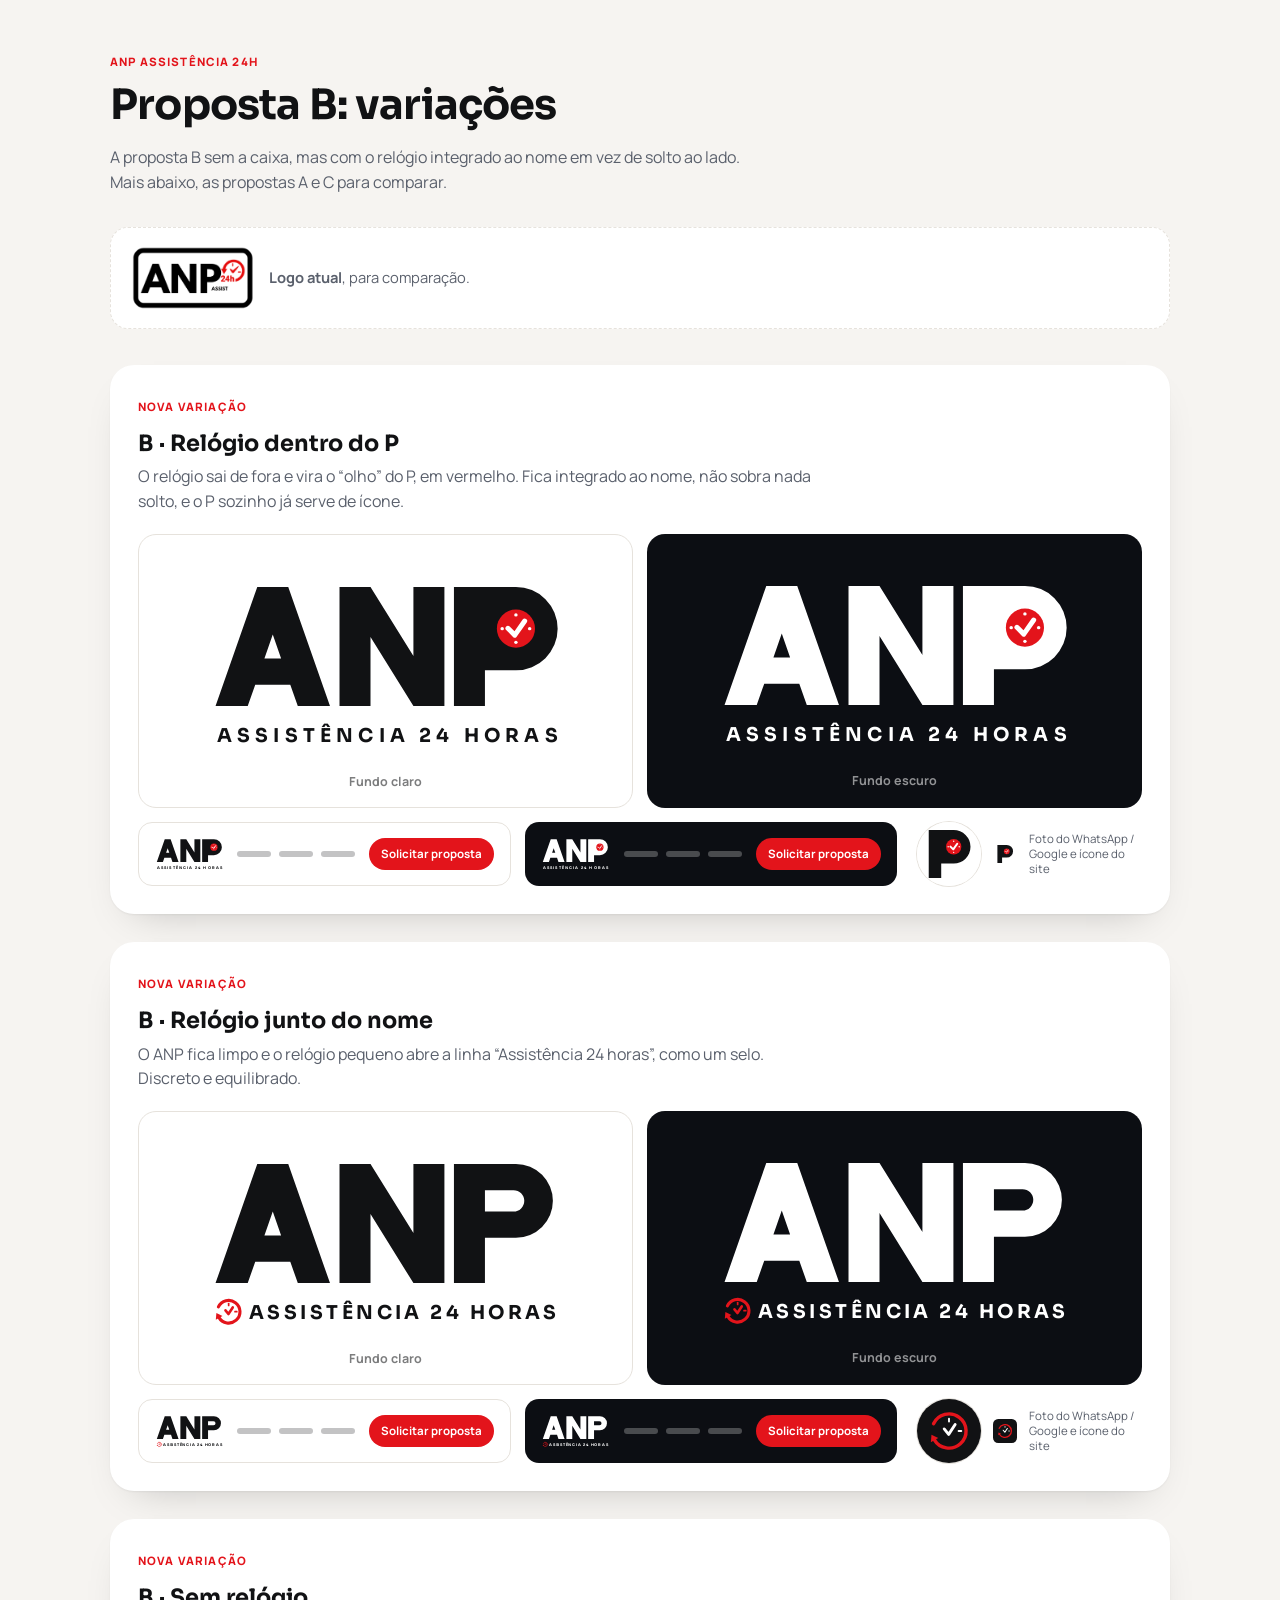
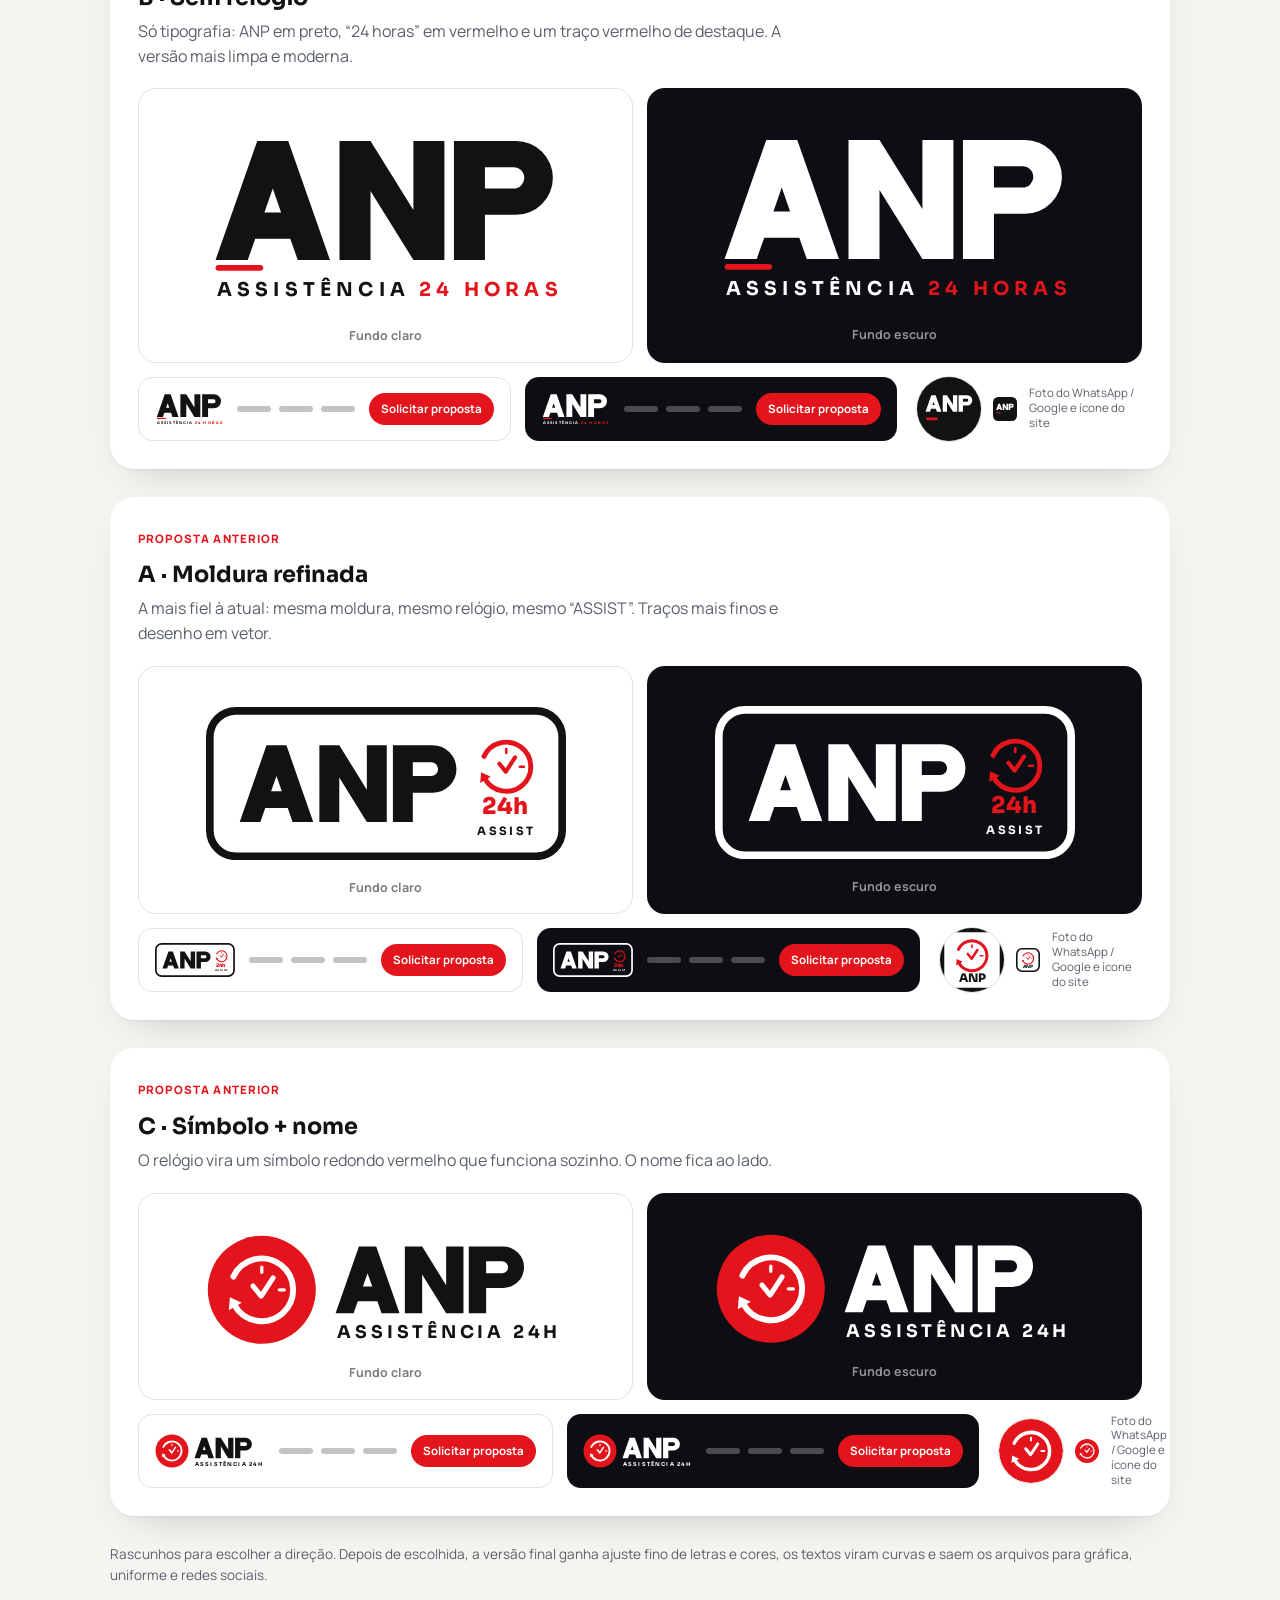
<file: propostas/logo.html>
<!doctype html>
<html lang="pt-BR">
<head>
<meta charset="utf-8">
<meta name="viewport" content="width=device-width, initial-scale=1">
<meta name="robots" content="noindex">
<title>Propostas de logo ANP</title>
<link rel="preconnect" href="https://fonts.googleapis.com">
<link rel="preconnect" href="https://fonts.gstatic.com" crossorigin>
<link href="https://fonts.googleapis.com/css2?family=Manrope:wght@400;600;700&family=Sora:wght@700;800&display=swap" rel="stylesheet">
<style>
  :root { --ink: #111214; --red: #E3141B; --paper: #f6f4f1; --line: #e6e2dc; --muted: #5a606c; }
  * { box-sizing: border-box; }
  body { margin: 0; font-family: Manrope, system-ui, sans-serif; color: var(--ink); background: var(--paper); line-height: 1.55; }
  .wrap { max-width: 1100px; margin: 0 auto; padding: 48px 20px 80px; }
  h1 { font-family: Sora, sans-serif; font-size: clamp(1.8rem, 1.2rem + 2vw, 2.6rem); margin: 0 0 8px; letter-spacing: -.02em; }
  .intro { color: var(--muted); max-width: 640px; margin: 0 0 32px; }
  .card { background: #fff; border-radius: 24px; padding: 28px; margin-bottom: 28px; box-shadow: 0 1px 2px rgba(0,0,0,.05), 0 18px 40px -24px rgba(0,0,0,.25); }
  .card header h2 { font-family: Sora, sans-serif; margin: 8px 0 4px; font-size: 1.4rem; }
  .card header p { margin: 0 0 20px; color: var(--muted); max-width: 680px; }
  .tag { font-size: .72rem; font-weight: 800; letter-spacing: .1em; text-transform: uppercase; color: var(--red); }
  .grid { display: grid; grid-template-columns: 1fr 1fr; gap: 14px; }
  .tile { margin: 0; border-radius: 18px; padding: 40px 32px 16px; display: flex; flex-direction: column; align-items: center; gap: 18px; }
  .tile svg { width: 100%; max-width: 360px; height: auto; }
  .tile figcaption { font-size: .78rem; font-weight: 700; opacity: .55; }
  .light { background: #fff; color: var(--ink); border: 1px solid var(--line); }
  .dark { background: #0c0e13; color: #fff; }
  .uses { display: grid; grid-template-columns: 1fr 1fr auto; gap: 14px; margin-top: 14px; align-items: stretch; }
  .mock-header { display: flex; align-items: center; gap: 14px; padding: 14px 16px; border-radius: 14px; }
  .mock-header .mini svg { height: 34px; width: auto; display: block; }
  .mock-header nav { display: flex; gap: 8px; margin-left: auto; }
  .mock-header nav i { width: 34px; height: 6px; border-radius: 4px; background: currentColor; opacity: .25; }
  .mock-header b { font-size: .72rem; background: var(--red); color: #fff; padding: 7px 12px; border-radius: 999px; white-space: nowrap; }
  .icons { display: flex; align-items: center; gap: 12px; padding: 0 6px; }
  .icons small { font-size: .72rem; color: var(--muted); max-width: 110px; line-height: 1.3; }
  .avatar svg { width: 64px; height: 64px; border-radius: 50%; display: block; box-shadow: 0 0 0 1px var(--line); }
  .fav svg { width: 24px; height: 24px; display: block; }
  .atual { display: flex; gap: 14px; align-items: center; margin: 0 0 36px; padding: 18px 20px; background: #fff; border-radius: 18px; border: 1px dashed var(--line); }
  .atual img { height: 64px; width: auto; }
  .atual p { margin: 0; color: var(--muted); font-size: .92rem; }
  .nota { font-size: .85rem; color: var(--muted); }
  @media (max-width: 760px) {
    .grid, .uses { grid-template-columns: 1fr; }
    .uses > * { min-width: 0; }
    .mock-header nav { display: none; }
    .mock-header b { margin-left: auto; }
    .card { padding: 20px; }
  }
</style>
</head>
<body>
<main class="wrap">
  <span class="tag">ANP Assistência 24h</span>
  <h1>Proposta B: variações</h1>
  <p class="intro">A proposta B sem a caixa, mas com o relógio integrado ao nome em vez de solto ao lado. Mais abaixo, as propostas A e C para comparar.</p>
  <div class="atual"><img src="../assets/img/logo-anp.png" alt="Logo atual da ANP"><p><b>Logo atual</b>, para comparação.</p></div>
  
  <article class="card">
    <header><span class="tag">Nova variação</span><h2>B · Relógio dentro do P</h2><p>O relógio sai de fora e vira o “olho” do P, em vermelho. Fica integrado ao nome, não sobra nada solto, e o P sozinho já serve de ícone.</p></header>
    <div class="grid">
      <figure class="tile light"><svg xmlns="http://www.w3.org/2000/svg" viewBox="0 0 302 150" role="img"><g transform="translate(8.0,10.0) scale(1.0)"><g fill="currentColor" fill-rule="evenodd"><path d="M0,100 L35,0 L61,0 L96,100 L69,100 L62.7,82 L33.3,82 L27,100 Z M41,60 L55,60 L48,40 Z"/><path d="M0,100 L0,0 L26,0 L62,58 L62,0 L88,0 L88,100 L62,100 L26,42 L26,100 Z" transform="translate(104,0)"/><path d="M0,100 L0,0 L52,0 A35,35 0 0 1 52,70 L26,70 L26,100 Z" transform="translate(200,0)"/></g><g transform="translate(200,0)"><circle cx="52" cy="35" r="16" fill="#E3141B"/><path d="M45.28,34.68 L51.04,40.44 L59.36,28.60" fill="none" stroke="#fff" stroke-width="4.16" stroke-linecap="round" stroke-linejoin="round"/><circle cx="52.00" cy="23.48" r="1.44" fill="#fff"/><circle cx="63.52" cy="35.00" r="1.44" fill="#fff"/><circle cx="52.00" cy="46.52" r="1.44" fill="#fff"/><circle cx="40.48" cy="35.00" r="1.44" fill="#fff"/></g></g><text x="9.0" y="140.0" font-family="Sora, 'Segoe UI', Arial, sans-serif" font-weight="700" font-size="16" letter-spacing="0" text-anchor="start" fill="currentColor" textLength="286" lengthAdjust="spacing">ASSISTÊNCIA 24 HORAS</text></svg><figcaption>Fundo claro</figcaption></figure>
      <figure class="tile dark"><svg xmlns="http://www.w3.org/2000/svg" viewBox="0 0 302 150" role="img"><g transform="translate(8.0,10.0) scale(1.0)"><g fill="currentColor" fill-rule="evenodd"><path d="M0,100 L35,0 L61,0 L96,100 L69,100 L62.7,82 L33.3,82 L27,100 Z M41,60 L55,60 L48,40 Z"/><path d="M0,100 L0,0 L26,0 L62,58 L62,0 L88,0 L88,100 L62,100 L26,42 L26,100 Z" transform="translate(104,0)"/><path d="M0,100 L0,0 L52,0 A35,35 0 0 1 52,70 L26,70 L26,100 Z" transform="translate(200,0)"/></g><g transform="translate(200,0)"><circle cx="52" cy="35" r="16" fill="#E3141B"/><path d="M45.28,34.68 L51.04,40.44 L59.36,28.60" fill="none" stroke="#fff" stroke-width="4.16" stroke-linecap="round" stroke-linejoin="round"/><circle cx="52.00" cy="23.48" r="1.44" fill="#fff"/><circle cx="63.52" cy="35.00" r="1.44" fill="#fff"/><circle cx="52.00" cy="46.52" r="1.44" fill="#fff"/><circle cx="40.48" cy="35.00" r="1.44" fill="#fff"/></g></g><text x="9.0" y="140.0" font-family="Sora, 'Segoe UI', Arial, sans-serif" font-weight="700" font-size="16" letter-spacing="0" text-anchor="start" fill="currentColor" textLength="286" lengthAdjust="spacing">ASSISTÊNCIA 24 HORAS</text></svg><figcaption>Fundo escuro</figcaption></figure>
    </div>
    <div class="uses">
      <div class="mock-header light"><span class="mini"><svg xmlns="http://www.w3.org/2000/svg" viewBox="0 0 302 150" role="img"><g transform="translate(8.0,10.0) scale(1.0)"><g fill="currentColor" fill-rule="evenodd"><path d="M0,100 L35,0 L61,0 L96,100 L69,100 L62.7,82 L33.3,82 L27,100 Z M41,60 L55,60 L48,40 Z"/><path d="M0,100 L0,0 L26,0 L62,58 L62,0 L88,0 L88,100 L62,100 L26,42 L26,100 Z" transform="translate(104,0)"/><path d="M0,100 L0,0 L52,0 A35,35 0 0 1 52,70 L26,70 L26,100 Z" transform="translate(200,0)"/></g><g transform="translate(200,0)"><circle cx="52" cy="35" r="16" fill="#E3141B"/><path d="M45.28,34.68 L51.04,40.44 L59.36,28.60" fill="none" stroke="#fff" stroke-width="4.16" stroke-linecap="round" stroke-linejoin="round"/><circle cx="52.00" cy="23.48" r="1.44" fill="#fff"/><circle cx="63.52" cy="35.00" r="1.44" fill="#fff"/><circle cx="52.00" cy="46.52" r="1.44" fill="#fff"/><circle cx="40.48" cy="35.00" r="1.44" fill="#fff"/></g></g><text x="9.0" y="140.0" font-family="Sora, 'Segoe UI', Arial, sans-serif" font-weight="700" font-size="16" letter-spacing="0" text-anchor="start" fill="currentColor" textLength="286" lengthAdjust="spacing">ASSISTÊNCIA 24 HORAS</text></svg></span><nav><i></i><i></i><i></i></nav><b>Solicitar proposta</b></div>
      <div class="mock-header dark"><span class="mini"><svg xmlns="http://www.w3.org/2000/svg" viewBox="0 0 302 150" role="img"><g transform="translate(8.0,10.0) scale(1.0)"><g fill="currentColor" fill-rule="evenodd"><path d="M0,100 L35,0 L61,0 L96,100 L69,100 L62.7,82 L33.3,82 L27,100 Z M41,60 L55,60 L48,40 Z"/><path d="M0,100 L0,0 L26,0 L62,58 L62,0 L88,0 L88,100 L62,100 L26,42 L26,100 Z" transform="translate(104,0)"/><path d="M0,100 L0,0 L52,0 A35,35 0 0 1 52,70 L26,70 L26,100 Z" transform="translate(200,0)"/></g><g transform="translate(200,0)"><circle cx="52" cy="35" r="16" fill="#E3141B"/><path d="M45.28,34.68 L51.04,40.44 L59.36,28.60" fill="none" stroke="#fff" stroke-width="4.16" stroke-linecap="round" stroke-linejoin="round"/><circle cx="52.00" cy="23.48" r="1.44" fill="#fff"/><circle cx="63.52" cy="35.00" r="1.44" fill="#fff"/><circle cx="52.00" cy="46.52" r="1.44" fill="#fff"/><circle cx="40.48" cy="35.00" r="1.44" fill="#fff"/></g></g><text x="9.0" y="140.0" font-family="Sora, 'Segoe UI', Arial, sans-serif" font-weight="700" font-size="16" letter-spacing="0" text-anchor="start" fill="currentColor" textLength="286" lengthAdjust="spacing">ASSISTÊNCIA 24 HORAS</text></svg></span><nav><i></i><i></i><i></i></nav><b>Solicitar proposta</b></div>
      <div class="icons">
        <span class="avatar"><svg xmlns="http://www.w3.org/2000/svg" viewBox="0 0 120 120" role="img"><rect width="120" height="120" rx="26" fill="#fff"/><g transform="translate(22,15) scale(0.9)"><path d="M0,100 L0,0 L52,0 A35,35 0 0 1 52,70 L26,70 L26,100 Z" fill="#111214"/><circle cx="52" cy="35" r="16" fill="#E3141B"/><path d="M45.28,34.68 L51.04,40.44 L59.36,28.60" fill="none" stroke="#fff" stroke-width="4.16" stroke-linecap="round" stroke-linejoin="round"/><circle cx="52.00" cy="23.48" r="1.44" fill="#fff"/><circle cx="63.52" cy="35.00" r="1.44" fill="#fff"/><circle cx="52.00" cy="46.52" r="1.44" fill="#fff"/><circle cx="40.48" cy="35.00" r="1.44" fill="#fff"/></g></svg></span>
        <span class="fav"><svg xmlns="http://www.w3.org/2000/svg" viewBox="0 0 120 120" role="img"><rect width="120" height="120" rx="26" fill="#fff"/><g transform="translate(22,15) scale(0.9)"><path d="M0,100 L0,0 L52,0 A35,35 0 0 1 52,70 L26,70 L26,100 Z" fill="#111214"/><circle cx="52" cy="35" r="16" fill="#E3141B"/><path d="M45.28,34.68 L51.04,40.44 L59.36,28.60" fill="none" stroke="#fff" stroke-width="4.16" stroke-linecap="round" stroke-linejoin="round"/><circle cx="52.00" cy="23.48" r="1.44" fill="#fff"/><circle cx="63.52" cy="35.00" r="1.44" fill="#fff"/><circle cx="52.00" cy="46.52" r="1.44" fill="#fff"/><circle cx="40.48" cy="35.00" r="1.44" fill="#fff"/></g></svg></span>
        <small>Foto do WhatsApp / Google e ícone do site</small>
      </div>
    </div>
  </article>
  <article class="card">
    <header><span class="tag">Nova variação</span><h2>B · Relógio junto do nome</h2><p>O ANP fica limpo e o relógio pequeno abre a linha “Assistência 24 horas”, como um selo. Discreto e equilibrado.</p></header>
    <div class="grid">
      <figure class="tile light"><svg xmlns="http://www.w3.org/2000/svg" viewBox="0 0 302 150" role="img"><g transform="translate(8.0,10.0) scale(1.0)" fill="currentColor" fill-rule="evenodd"><path d="M0,100 L35,0 L61,0 L96,100 L69,100 L62.7,82 L33.3,82 L27,100 Z M41,60 L55,60 L48,40 Z"/><path d="M0,100 L0,0 L26,0 L62,58 L62,0 L88,0 L88,100 L62,100 L26,42 L26,100 Z" transform="translate(104,0)"/><path d="M0,100 L0,0 L52,0 A31,31 0 0 1 52,62 L26,62 L26,100 Z M26,22 L50,22 A9,9 0 0 1 50,40 L26,40 Z" transform="translate(200,0)"/></g><path d="M10.39,129.99 A9.5,9.5 0 1 1 10.77,138.75" fill="none" stroke="#E3141B" stroke-width="2.60" stroke-linecap="round"/><path d="M8.69,135.15 L13.85,137.58 L8.22,140.83 Z" fill="#E3141B"/><path d="M16.34,132.86 L18.81,135.90 L22.42,130.39" fill="none" stroke="#E3141B" stroke-width="2.21" stroke-linecap="round" stroke-linejoin="round"/><line x1="19.00" y1="127.16" x2="19.00" y2="128.68" stroke="#E3141B" stroke-width="1.43" stroke-linecap="round"/><line x1="25.84" y1="134.00" x2="24.32" y2="134.00" stroke="#E3141B" stroke-width="1.43" stroke-linecap="round"/><text x="36.0" y="140.0" font-family="Sora, 'Segoe UI', Arial, sans-serif" font-weight="700" font-size="16" letter-spacing="0" text-anchor="start" fill="currentColor" textLength="258" lengthAdjust="spacing">ASSISTÊNCIA 24 HORAS</text></svg><figcaption>Fundo claro</figcaption></figure>
      <figure class="tile dark"><svg xmlns="http://www.w3.org/2000/svg" viewBox="0 0 302 150" role="img"><g transform="translate(8.0,10.0) scale(1.0)" fill="currentColor" fill-rule="evenodd"><path d="M0,100 L35,0 L61,0 L96,100 L69,100 L62.7,82 L33.3,82 L27,100 Z M41,60 L55,60 L48,40 Z"/><path d="M0,100 L0,0 L26,0 L62,58 L62,0 L88,0 L88,100 L62,100 L26,42 L26,100 Z" transform="translate(104,0)"/><path d="M0,100 L0,0 L52,0 A31,31 0 0 1 52,62 L26,62 L26,100 Z M26,22 L50,22 A9,9 0 0 1 50,40 L26,40 Z" transform="translate(200,0)"/></g><path d="M10.39,129.99 A9.5,9.5 0 1 1 10.77,138.75" fill="none" stroke="#E3141B" stroke-width="2.60" stroke-linecap="round"/><path d="M8.69,135.15 L13.85,137.58 L8.22,140.83 Z" fill="#E3141B"/><path d="M16.34,132.86 L18.81,135.90 L22.42,130.39" fill="none" stroke="#E3141B" stroke-width="2.21" stroke-linecap="round" stroke-linejoin="round"/><line x1="19.00" y1="127.16" x2="19.00" y2="128.68" stroke="#E3141B" stroke-width="1.43" stroke-linecap="round"/><line x1="25.84" y1="134.00" x2="24.32" y2="134.00" stroke="#E3141B" stroke-width="1.43" stroke-linecap="round"/><text x="36.0" y="140.0" font-family="Sora, 'Segoe UI', Arial, sans-serif" font-weight="700" font-size="16" letter-spacing="0" text-anchor="start" fill="currentColor" textLength="258" lengthAdjust="spacing">ASSISTÊNCIA 24 HORAS</text></svg><figcaption>Fundo escuro</figcaption></figure>
    </div>
    <div class="uses">
      <div class="mock-header light"><span class="mini"><svg xmlns="http://www.w3.org/2000/svg" viewBox="0 0 302 150" role="img"><g transform="translate(8.0,10.0) scale(1.0)" fill="currentColor" fill-rule="evenodd"><path d="M0,100 L35,0 L61,0 L96,100 L69,100 L62.7,82 L33.3,82 L27,100 Z M41,60 L55,60 L48,40 Z"/><path d="M0,100 L0,0 L26,0 L62,58 L62,0 L88,0 L88,100 L62,100 L26,42 L26,100 Z" transform="translate(104,0)"/><path d="M0,100 L0,0 L52,0 A31,31 0 0 1 52,62 L26,62 L26,100 Z M26,22 L50,22 A9,9 0 0 1 50,40 L26,40 Z" transform="translate(200,0)"/></g><path d="M10.39,129.99 A9.5,9.5 0 1 1 10.77,138.75" fill="none" stroke="#E3141B" stroke-width="2.60" stroke-linecap="round"/><path d="M8.69,135.15 L13.85,137.58 L8.22,140.83 Z" fill="#E3141B"/><path d="M16.34,132.86 L18.81,135.90 L22.42,130.39" fill="none" stroke="#E3141B" stroke-width="2.21" stroke-linecap="round" stroke-linejoin="round"/><line x1="19.00" y1="127.16" x2="19.00" y2="128.68" stroke="#E3141B" stroke-width="1.43" stroke-linecap="round"/><line x1="25.84" y1="134.00" x2="24.32" y2="134.00" stroke="#E3141B" stroke-width="1.43" stroke-linecap="round"/><text x="36.0" y="140.0" font-family="Sora, 'Segoe UI', Arial, sans-serif" font-weight="700" font-size="16" letter-spacing="0" text-anchor="start" fill="currentColor" textLength="258" lengthAdjust="spacing">ASSISTÊNCIA 24 HORAS</text></svg></span><nav><i></i><i></i><i></i></nav><b>Solicitar proposta</b></div>
      <div class="mock-header dark"><span class="mini"><svg xmlns="http://www.w3.org/2000/svg" viewBox="0 0 302 150" role="img"><g transform="translate(8.0,10.0) scale(1.0)" fill="currentColor" fill-rule="evenodd"><path d="M0,100 L35,0 L61,0 L96,100 L69,100 L62.7,82 L33.3,82 L27,100 Z M41,60 L55,60 L48,40 Z"/><path d="M0,100 L0,0 L26,0 L62,58 L62,0 L88,0 L88,100 L62,100 L26,42 L26,100 Z" transform="translate(104,0)"/><path d="M0,100 L0,0 L52,0 A31,31 0 0 1 52,62 L26,62 L26,100 Z M26,22 L50,22 A9,9 0 0 1 50,40 L26,40 Z" transform="translate(200,0)"/></g><path d="M10.39,129.99 A9.5,9.5 0 1 1 10.77,138.75" fill="none" stroke="#E3141B" stroke-width="2.60" stroke-linecap="round"/><path d="M8.69,135.15 L13.85,137.58 L8.22,140.83 Z" fill="#E3141B"/><path d="M16.34,132.86 L18.81,135.90 L22.42,130.39" fill="none" stroke="#E3141B" stroke-width="2.21" stroke-linecap="round" stroke-linejoin="round"/><line x1="19.00" y1="127.16" x2="19.00" y2="128.68" stroke="#E3141B" stroke-width="1.43" stroke-linecap="round"/><line x1="25.84" y1="134.00" x2="24.32" y2="134.00" stroke="#E3141B" stroke-width="1.43" stroke-linecap="round"/><text x="36.0" y="140.0" font-family="Sora, 'Segoe UI', Arial, sans-serif" font-weight="700" font-size="16" letter-spacing="0" text-anchor="start" fill="currentColor" textLength="258" lengthAdjust="spacing">ASSISTÊNCIA 24 HORAS</text></svg></span><nav><i></i><i></i><i></i></nav><b>Solicitar proposta</b></div>
      <div class="icons">
        <span class="avatar"><svg xmlns="http://www.w3.org/2000/svg" viewBox="0 0 120 120" role="img"><rect width="120" height="120" rx="26" fill="#111214"/><path d="M31.00,46.48 A32,32 0 1 1 32.29,76.00" fill="none" stroke="#E3141B" stroke-width="6.40" stroke-linecap="round"/><path d="M27.17,67.13 L39.86,73.11 L26.00,81.11 Z" fill="#E3141B"/><path d="M51.04,56.16 L59.36,66.40 L71.52,47.84" fill="none" stroke="#fff" stroke-width="5.44" stroke-linecap="round" stroke-linejoin="round"/><line x1="60.00" y1="36.96" x2="60.00" y2="42.08" stroke="#fff" stroke-width="3.52" stroke-linecap="round"/><line x1="83.04" y1="60.00" x2="77.92" y2="60.00" stroke="#fff" stroke-width="3.52" stroke-linecap="round"/></svg></span>
        <span class="fav"><svg xmlns="http://www.w3.org/2000/svg" viewBox="0 0 120 120" role="img"><rect width="120" height="120" rx="26" fill="#111214"/><path d="M31.00,46.48 A32,32 0 1 1 32.29,76.00" fill="none" stroke="#E3141B" stroke-width="6.40" stroke-linecap="round"/><path d="M27.17,67.13 L39.86,73.11 L26.00,81.11 Z" fill="#E3141B"/><path d="M51.04,56.16 L59.36,66.40 L71.52,47.84" fill="none" stroke="#fff" stroke-width="5.44" stroke-linecap="round" stroke-linejoin="round"/><line x1="60.00" y1="36.96" x2="60.00" y2="42.08" stroke="#fff" stroke-width="3.52" stroke-linecap="round"/><line x1="83.04" y1="60.00" x2="77.92" y2="60.00" stroke="#fff" stroke-width="3.52" stroke-linecap="round"/></svg></span>
        <small>Foto do WhatsApp / Google e ícone do site</small>
      </div>
    </div>
  </article>
  <article class="card">
    <header><span class="tag">Nova variação</span><h2>B · Sem relógio</h2><p>Só tipografia: ANP em preto, “24 horas” em vermelho e um traço vermelho de destaque. A versão mais limpa e moderna.</p></header>
    <div class="grid">
      <figure class="tile light"><svg xmlns="http://www.w3.org/2000/svg" viewBox="0 0 302 150" role="img"><g transform="translate(8.0,10.0) scale(1.0)" fill="currentColor" fill-rule="evenodd"><path d="M0,100 L35,0 L61,0 L96,100 L69,100 L62.7,82 L33.3,82 L27,100 Z M41,60 L55,60 L48,40 Z"/><path d="M0,100 L0,0 L26,0 L62,58 L62,0 L88,0 L88,100 L62,100 L26,42 L26,100 Z" transform="translate(104,0)"/><path d="M0,100 L0,0 L52,0 A31,31 0 0 1 52,62 L26,62 L26,100 Z M26,22 L50,22 A9,9 0 0 1 50,40 L26,40 Z" transform="translate(200,0)"/></g><text x="9" y="140" font-family="Sora, Segoe UI, Arial, sans-serif" font-weight="700" font-size="16" fill="currentColor" textLength="286" lengthAdjust="spacing">ASSISTÊNCIA <tspan fill="#E3141B">24 HORAS</tspan></text><rect x="8" y="114" width="40" height="5" rx="2.5" fill="#E3141B"/></svg><figcaption>Fundo claro</figcaption></figure>
      <figure class="tile dark"><svg xmlns="http://www.w3.org/2000/svg" viewBox="0 0 302 150" role="img"><g transform="translate(8.0,10.0) scale(1.0)" fill="currentColor" fill-rule="evenodd"><path d="M0,100 L35,0 L61,0 L96,100 L69,100 L62.7,82 L33.3,82 L27,100 Z M41,60 L55,60 L48,40 Z"/><path d="M0,100 L0,0 L26,0 L62,58 L62,0 L88,0 L88,100 L62,100 L26,42 L26,100 Z" transform="translate(104,0)"/><path d="M0,100 L0,0 L52,0 A31,31 0 0 1 52,62 L26,62 L26,100 Z M26,22 L50,22 A9,9 0 0 1 50,40 L26,40 Z" transform="translate(200,0)"/></g><text x="9" y="140" font-family="Sora, Segoe UI, Arial, sans-serif" font-weight="700" font-size="16" fill="currentColor" textLength="286" lengthAdjust="spacing">ASSISTÊNCIA <tspan fill="#E3141B">24 HORAS</tspan></text><rect x="8" y="114" width="40" height="5" rx="2.5" fill="#E3141B"/></svg><figcaption>Fundo escuro</figcaption></figure>
    </div>
    <div class="uses">
      <div class="mock-header light"><span class="mini"><svg xmlns="http://www.w3.org/2000/svg" viewBox="0 0 302 150" role="img"><g transform="translate(8.0,10.0) scale(1.0)" fill="currentColor" fill-rule="evenodd"><path d="M0,100 L35,0 L61,0 L96,100 L69,100 L62.7,82 L33.3,82 L27,100 Z M41,60 L55,60 L48,40 Z"/><path d="M0,100 L0,0 L26,0 L62,58 L62,0 L88,0 L88,100 L62,100 L26,42 L26,100 Z" transform="translate(104,0)"/><path d="M0,100 L0,0 L52,0 A31,31 0 0 1 52,62 L26,62 L26,100 Z M26,22 L50,22 A9,9 0 0 1 50,40 L26,40 Z" transform="translate(200,0)"/></g><text x="9" y="140" font-family="Sora, Segoe UI, Arial, sans-serif" font-weight="700" font-size="16" fill="currentColor" textLength="286" lengthAdjust="spacing">ASSISTÊNCIA <tspan fill="#E3141B">24 HORAS</tspan></text><rect x="8" y="114" width="40" height="5" rx="2.5" fill="#E3141B"/></svg></span><nav><i></i><i></i><i></i></nav><b>Solicitar proposta</b></div>
      <div class="mock-header dark"><span class="mini"><svg xmlns="http://www.w3.org/2000/svg" viewBox="0 0 302 150" role="img"><g transform="translate(8.0,10.0) scale(1.0)" fill="currentColor" fill-rule="evenodd"><path d="M0,100 L35,0 L61,0 L96,100 L69,100 L62.7,82 L33.3,82 L27,100 Z M41,60 L55,60 L48,40 Z"/><path d="M0,100 L0,0 L26,0 L62,58 L62,0 L88,0 L88,100 L62,100 L26,42 L26,100 Z" transform="translate(104,0)"/><path d="M0,100 L0,0 L52,0 A31,31 0 0 1 52,62 L26,62 L26,100 Z M26,22 L50,22 A9,9 0 0 1 50,40 L26,40 Z" transform="translate(200,0)"/></g><text x="9" y="140" font-family="Sora, Segoe UI, Arial, sans-serif" font-weight="700" font-size="16" fill="currentColor" textLength="286" lengthAdjust="spacing">ASSISTÊNCIA <tspan fill="#E3141B">24 HORAS</tspan></text><rect x="8" y="114" width="40" height="5" rx="2.5" fill="#E3141B"/></svg></span><nav><i></i><i></i><i></i></nav><b>Solicitar proposta</b></div>
      <div class="icons">
        <span class="avatar"><svg xmlns="http://www.w3.org/2000/svg" viewBox="0 0 120 120" role="img"><rect width="120" height="120" rx="26" fill="#111214"/><g transform="translate(16.0,34.0) scale(0.31)" fill="#fff" fill-rule="evenodd"><path d="M0,100 L35,0 L61,0 L96,100 L69,100 L62.7,82 L33.3,82 L27,100 Z M41,60 L55,60 L48,40 Z"/><path d="M0,100 L0,0 L26,0 L62,58 L62,0 L88,0 L88,100 L62,100 L26,42 L26,100 Z" transform="translate(104,0)"/><path d="M0,100 L0,0 L52,0 A31,31 0 0 1 52,62 L26,62 L26,100 Z M26,22 L50,22 A9,9 0 0 1 50,40 L26,40 Z" transform="translate(200,0)"/></g><rect x="17" y="76" width="22" height="5" rx="2.5" fill="#E3141B"/></svg></span>
        <span class="fav"><svg xmlns="http://www.w3.org/2000/svg" viewBox="0 0 120 120" role="img"><rect width="120" height="120" rx="26" fill="#111214"/><g transform="translate(16.0,34.0) scale(0.31)" fill="#fff" fill-rule="evenodd"><path d="M0,100 L35,0 L61,0 L96,100 L69,100 L62.7,82 L33.3,82 L27,100 Z M41,60 L55,60 L48,40 Z"/><path d="M0,100 L0,0 L26,0 L62,58 L62,0 L88,0 L88,100 L62,100 L26,42 L26,100 Z" transform="translate(104,0)"/><path d="M0,100 L0,0 L52,0 A31,31 0 0 1 52,62 L26,62 L26,100 Z M26,22 L50,22 A9,9 0 0 1 50,40 L26,40 Z" transform="translate(200,0)"/></g><rect x="17" y="76" width="22" height="5" rx="2.5" fill="#E3141B"/></svg></span>
        <small>Foto do WhatsApp / Google e ícone do site</small>
      </div>
    </div>
  </article>
  <article class="card">
    <header><span class="tag">Proposta anterior</span><h2>A · Moldura refinada</h2><p>A mais fiel à atual: mesma moldura, mesmo relógio, mesmo “ASSIST”. Traços mais finos e desenho em vetor.</p></header>
    <div class="grid">
      <figure class="tile light"><svg xmlns="http://www.w3.org/2000/svg" viewBox="0 0 470 200" role="img"><rect x="5" y="5" width="460" height="190" rx="34" fill="none" stroke="currentColor" stroke-width="10"/><g transform="translate(44.0,50.0) scale(1.0)" fill="currentColor" fill-rule="evenodd"><path d="M0,100 L35,0 L61,0 L96,100 L69,100 L62.7,82 L33.3,82 L27,100 Z M41,60 L55,60 L48,40 Z"/><path d="M0,100 L0,0 L26,0 L62,58 L62,0 L88,0 L88,100 L62,100 L26,42 L26,100 Z" transform="translate(104,0)"/><path d="M0,100 L0,0 L52,0 A31,31 0 0 1 52,62 L26,62 L26,100 Z M26,22 L50,22 A9,9 0 0 1 50,40 L26,40 Z" transform="translate(200,0)"/></g><path d="M363.00,64.48 A32,32 0 1 1 364.29,94.00" fill="none" stroke="#E3141B" stroke-width="6.40" stroke-linecap="round"/><path d="M359.17,85.13 L371.86,91.11 L358.00,99.11 Z" fill="#E3141B"/><path d="M383.04,74.16 L391.36,84.40 L403.52,65.84" fill="none" stroke="#E3141B" stroke-width="5.44" stroke-linecap="round" stroke-linejoin="round"/><line x1="392.00" y1="54.96" x2="392.00" y2="60.08" stroke="#E3141B" stroke-width="3.52" stroke-linecap="round"/><line x1="415.04" y1="78.00" x2="409.92" y2="78.00" stroke="#E3141B" stroke-width="3.52" stroke-linecap="round"/><text x="360.0" y="140.0" font-family="Sora, 'Segoe UI', Arial, sans-serif" font-weight="800" font-size="30" letter-spacing="0" text-anchor="start" fill="#E3141B">24h</text><text x="392.0" y="167.0" font-family="Sora, 'Segoe UI', Arial, sans-serif" font-weight="700" font-size="15" letter-spacing="3" text-anchor="middle" fill="currentColor">ASSIST</text></svg><figcaption>Fundo claro</figcaption></figure>
      <figure class="tile dark"><svg xmlns="http://www.w3.org/2000/svg" viewBox="0 0 470 200" role="img"><rect x="5" y="5" width="460" height="190" rx="34" fill="none" stroke="currentColor" stroke-width="10"/><g transform="translate(44.0,50.0) scale(1.0)" fill="currentColor" fill-rule="evenodd"><path d="M0,100 L35,0 L61,0 L96,100 L69,100 L62.7,82 L33.3,82 L27,100 Z M41,60 L55,60 L48,40 Z"/><path d="M0,100 L0,0 L26,0 L62,58 L62,0 L88,0 L88,100 L62,100 L26,42 L26,100 Z" transform="translate(104,0)"/><path d="M0,100 L0,0 L52,0 A31,31 0 0 1 52,62 L26,62 L26,100 Z M26,22 L50,22 A9,9 0 0 1 50,40 L26,40 Z" transform="translate(200,0)"/></g><path d="M363.00,64.48 A32,32 0 1 1 364.29,94.00" fill="none" stroke="#E3141B" stroke-width="6.40" stroke-linecap="round"/><path d="M359.17,85.13 L371.86,91.11 L358.00,99.11 Z" fill="#E3141B"/><path d="M383.04,74.16 L391.36,84.40 L403.52,65.84" fill="none" stroke="#E3141B" stroke-width="5.44" stroke-linecap="round" stroke-linejoin="round"/><line x1="392.00" y1="54.96" x2="392.00" y2="60.08" stroke="#E3141B" stroke-width="3.52" stroke-linecap="round"/><line x1="415.04" y1="78.00" x2="409.92" y2="78.00" stroke="#E3141B" stroke-width="3.52" stroke-linecap="round"/><text x="360.0" y="140.0" font-family="Sora, 'Segoe UI', Arial, sans-serif" font-weight="800" font-size="30" letter-spacing="0" text-anchor="start" fill="#E3141B">24h</text><text x="392.0" y="167.0" font-family="Sora, 'Segoe UI', Arial, sans-serif" font-weight="700" font-size="15" letter-spacing="3" text-anchor="middle" fill="currentColor">ASSIST</text></svg><figcaption>Fundo escuro</figcaption></figure>
    </div>
    <div class="uses">
      <div class="mock-header light"><span class="mini"><svg xmlns="http://www.w3.org/2000/svg" viewBox="0 0 470 200" role="img"><rect x="5" y="5" width="460" height="190" rx="34" fill="none" stroke="currentColor" stroke-width="10"/><g transform="translate(44.0,50.0) scale(1.0)" fill="currentColor" fill-rule="evenodd"><path d="M0,100 L35,0 L61,0 L96,100 L69,100 L62.7,82 L33.3,82 L27,100 Z M41,60 L55,60 L48,40 Z"/><path d="M0,100 L0,0 L26,0 L62,58 L62,0 L88,0 L88,100 L62,100 L26,42 L26,100 Z" transform="translate(104,0)"/><path d="M0,100 L0,0 L52,0 A31,31 0 0 1 52,62 L26,62 L26,100 Z M26,22 L50,22 A9,9 0 0 1 50,40 L26,40 Z" transform="translate(200,0)"/></g><path d="M363.00,64.48 A32,32 0 1 1 364.29,94.00" fill="none" stroke="#E3141B" stroke-width="6.40" stroke-linecap="round"/><path d="M359.17,85.13 L371.86,91.11 L358.00,99.11 Z" fill="#E3141B"/><path d="M383.04,74.16 L391.36,84.40 L403.52,65.84" fill="none" stroke="#E3141B" stroke-width="5.44" stroke-linecap="round" stroke-linejoin="round"/><line x1="392.00" y1="54.96" x2="392.00" y2="60.08" stroke="#E3141B" stroke-width="3.52" stroke-linecap="round"/><line x1="415.04" y1="78.00" x2="409.92" y2="78.00" stroke="#E3141B" stroke-width="3.52" stroke-linecap="round"/><text x="360.0" y="140.0" font-family="Sora, 'Segoe UI', Arial, sans-serif" font-weight="800" font-size="30" letter-spacing="0" text-anchor="start" fill="#E3141B">24h</text><text x="392.0" y="167.0" font-family="Sora, 'Segoe UI', Arial, sans-serif" font-weight="700" font-size="15" letter-spacing="3" text-anchor="middle" fill="currentColor">ASSIST</text></svg></span><nav><i></i><i></i><i></i></nav><b>Solicitar proposta</b></div>
      <div class="mock-header dark"><span class="mini"><svg xmlns="http://www.w3.org/2000/svg" viewBox="0 0 470 200" role="img"><rect x="5" y="5" width="460" height="190" rx="34" fill="none" stroke="currentColor" stroke-width="10"/><g transform="translate(44.0,50.0) scale(1.0)" fill="currentColor" fill-rule="evenodd"><path d="M0,100 L35,0 L61,0 L96,100 L69,100 L62.7,82 L33.3,82 L27,100 Z M41,60 L55,60 L48,40 Z"/><path d="M0,100 L0,0 L26,0 L62,58 L62,0 L88,0 L88,100 L62,100 L26,42 L26,100 Z" transform="translate(104,0)"/><path d="M0,100 L0,0 L52,0 A31,31 0 0 1 52,62 L26,62 L26,100 Z M26,22 L50,22 A9,9 0 0 1 50,40 L26,40 Z" transform="translate(200,0)"/></g><path d="M363.00,64.48 A32,32 0 1 1 364.29,94.00" fill="none" stroke="#E3141B" stroke-width="6.40" stroke-linecap="round"/><path d="M359.17,85.13 L371.86,91.11 L358.00,99.11 Z" fill="#E3141B"/><path d="M383.04,74.16 L391.36,84.40 L403.52,65.84" fill="none" stroke="#E3141B" stroke-width="5.44" stroke-linecap="round" stroke-linejoin="round"/><line x1="392.00" y1="54.96" x2="392.00" y2="60.08" stroke="#E3141B" stroke-width="3.52" stroke-linecap="round"/><line x1="415.04" y1="78.00" x2="409.92" y2="78.00" stroke="#E3141B" stroke-width="3.52" stroke-linecap="round"/><text x="360.0" y="140.0" font-family="Sora, 'Segoe UI', Arial, sans-serif" font-weight="800" font-size="30" letter-spacing="0" text-anchor="start" fill="#E3141B">24h</text><text x="392.0" y="167.0" font-family="Sora, 'Segoe UI', Arial, sans-serif" font-weight="700" font-size="15" letter-spacing="3" text-anchor="middle" fill="currentColor">ASSIST</text></svg></span><nav><i></i><i></i><i></i></nav><b>Solicitar proposta</b></div>
      <div class="icons">
        <span class="avatar"><svg xmlns="http://www.w3.org/2000/svg" viewBox="0 0 120 120" role="img"><rect x="4" y="4" width="112" height="112" rx="26" fill="#fff" stroke="#111214" stroke-width="8"/><path d="M34.62,40.17 A28,28 0 1 1 35.75,66.00" fill="none" stroke="#E3141B" stroke-width="5.60" stroke-linecap="round"/><path d="M31.27,58.24 L42.37,63.47 L30.25,70.47 Z" fill="#E3141B"/><path d="M52.16,48.64 L59.44,57.60 L70.08,41.36" fill="none" stroke="#E3141B" stroke-width="4.76" stroke-linecap="round" stroke-linejoin="round"/><line x1="60.00" y1="31.84" x2="60.00" y2="36.32" stroke="#E3141B" stroke-width="3.08" stroke-linecap="round"/><line x1="80.16" y1="52.00" x2="75.68" y2="52.00" stroke="#E3141B" stroke-width="3.08" stroke-linecap="round"/><text x="60.0" y="102.0" font-family="Sora, 'Segoe UI', Arial, sans-serif" font-weight="800" font-size="22" letter-spacing="0" text-anchor="middle" fill="#111214">ANP</text></svg></span>
        <span class="fav"><svg xmlns="http://www.w3.org/2000/svg" viewBox="0 0 120 120" role="img"><rect x="4" y="4" width="112" height="112" rx="26" fill="#fff" stroke="#111214" stroke-width="8"/><path d="M34.62,40.17 A28,28 0 1 1 35.75,66.00" fill="none" stroke="#E3141B" stroke-width="5.60" stroke-linecap="round"/><path d="M31.27,58.24 L42.37,63.47 L30.25,70.47 Z" fill="#E3141B"/><path d="M52.16,48.64 L59.44,57.60 L70.08,41.36" fill="none" stroke="#E3141B" stroke-width="4.76" stroke-linecap="round" stroke-linejoin="round"/><line x1="60.00" y1="31.84" x2="60.00" y2="36.32" stroke="#E3141B" stroke-width="3.08" stroke-linecap="round"/><line x1="80.16" y1="52.00" x2="75.68" y2="52.00" stroke="#E3141B" stroke-width="3.08" stroke-linecap="round"/><text x="60.0" y="102.0" font-family="Sora, 'Segoe UI', Arial, sans-serif" font-weight="800" font-size="22" letter-spacing="0" text-anchor="middle" fill="#111214">ANP</text></svg></span>
        <small>Foto do WhatsApp / Google e ícone do site</small>
      </div>
    </div>
  </article>
  <article class="card">
    <header><span class="tag">Proposta anterior</span><h2>C · Símbolo + nome</h2><p>O relógio vira um símbolo redondo vermelho que funciona sozinho. O nome fica ao lado.</p></header>
    <div class="grid">
      <figure class="tile light"><svg xmlns="http://www.w3.org/2000/svg" viewBox="0 0 400 124" role="img"><circle cx="62" cy="62" r="60" fill="#E3141B"/><path d="M30.46,47.29 A34.8,34.8 0 1 1 31.86,79.40" fill="none" stroke="#fff" stroke-width="6.60" stroke-linecap="round"/><path d="M26.58,70.25 L39.67,76.42 L25.38,84.67 Z" fill="#fff"/><path d="M52.26,57.82 L61.30,68.96 L74.53,48.78" fill="none" stroke="#fff" stroke-width="5.61" stroke-linecap="round" stroke-linejoin="round"/><line x1="62.00" y1="36.94" x2="62.00" y2="42.51" stroke="#fff" stroke-width="3.63" stroke-linecap="round"/><line x1="87.06" y1="62.00" x2="81.49" y2="62.00" stroke="#fff" stroke-width="3.63" stroke-linecap="round"/><g transform="translate(144.0,14.0) scale(0.74)" fill="currentColor" fill-rule="evenodd"><path d="M0,100 L35,0 L61,0 L96,100 L69,100 L62.7,82 L33.3,82 L27,100 Z M41,60 L55,60 L48,40 Z"/><path d="M0,100 L0,0 L26,0 L62,58 L62,0 L88,0 L88,100 L62,100 L26,42 L26,100 Z" transform="translate(104,0)"/><path d="M0,100 L0,0 L52,0 A31,31 0 0 1 52,62 L26,62 L26,100 Z M26,22 L50,22 A9,9 0 0 1 50,40 L26,40 Z" transform="translate(200,0)"/></g><text x="146.0" y="116.0" font-family="Sora, 'Segoe UI', Arial, sans-serif" font-weight="700" font-size="19.5" letter-spacing="4.2" text-anchor="start" fill="currentColor">ASSISTÊNCIA 24H</text></svg><figcaption>Fundo claro</figcaption></figure>
      <figure class="tile dark"><svg xmlns="http://www.w3.org/2000/svg" viewBox="0 0 400 124" role="img"><circle cx="62" cy="62" r="60" fill="#E3141B"/><path d="M30.46,47.29 A34.8,34.8 0 1 1 31.86,79.40" fill="none" stroke="#fff" stroke-width="6.60" stroke-linecap="round"/><path d="M26.58,70.25 L39.67,76.42 L25.38,84.67 Z" fill="#fff"/><path d="M52.26,57.82 L61.30,68.96 L74.53,48.78" fill="none" stroke="#fff" stroke-width="5.61" stroke-linecap="round" stroke-linejoin="round"/><line x1="62.00" y1="36.94" x2="62.00" y2="42.51" stroke="#fff" stroke-width="3.63" stroke-linecap="round"/><line x1="87.06" y1="62.00" x2="81.49" y2="62.00" stroke="#fff" stroke-width="3.63" stroke-linecap="round"/><g transform="translate(144.0,14.0) scale(0.74)" fill="currentColor" fill-rule="evenodd"><path d="M0,100 L35,0 L61,0 L96,100 L69,100 L62.7,82 L33.3,82 L27,100 Z M41,60 L55,60 L48,40 Z"/><path d="M0,100 L0,0 L26,0 L62,58 L62,0 L88,0 L88,100 L62,100 L26,42 L26,100 Z" transform="translate(104,0)"/><path d="M0,100 L0,0 L52,0 A31,31 0 0 1 52,62 L26,62 L26,100 Z M26,22 L50,22 A9,9 0 0 1 50,40 L26,40 Z" transform="translate(200,0)"/></g><text x="146.0" y="116.0" font-family="Sora, 'Segoe UI', Arial, sans-serif" font-weight="700" font-size="19.5" letter-spacing="4.2" text-anchor="start" fill="currentColor">ASSISTÊNCIA 24H</text></svg><figcaption>Fundo escuro</figcaption></figure>
    </div>
    <div class="uses">
      <div class="mock-header light"><span class="mini"><svg xmlns="http://www.w3.org/2000/svg" viewBox="0 0 400 124" role="img"><circle cx="62" cy="62" r="60" fill="#E3141B"/><path d="M30.46,47.29 A34.8,34.8 0 1 1 31.86,79.40" fill="none" stroke="#fff" stroke-width="6.60" stroke-linecap="round"/><path d="M26.58,70.25 L39.67,76.42 L25.38,84.67 Z" fill="#fff"/><path d="M52.26,57.82 L61.30,68.96 L74.53,48.78" fill="none" stroke="#fff" stroke-width="5.61" stroke-linecap="round" stroke-linejoin="round"/><line x1="62.00" y1="36.94" x2="62.00" y2="42.51" stroke="#fff" stroke-width="3.63" stroke-linecap="round"/><line x1="87.06" y1="62.00" x2="81.49" y2="62.00" stroke="#fff" stroke-width="3.63" stroke-linecap="round"/><g transform="translate(144.0,14.0) scale(0.74)" fill="currentColor" fill-rule="evenodd"><path d="M0,100 L35,0 L61,0 L96,100 L69,100 L62.7,82 L33.3,82 L27,100 Z M41,60 L55,60 L48,40 Z"/><path d="M0,100 L0,0 L26,0 L62,58 L62,0 L88,0 L88,100 L62,100 L26,42 L26,100 Z" transform="translate(104,0)"/><path d="M0,100 L0,0 L52,0 A31,31 0 0 1 52,62 L26,62 L26,100 Z M26,22 L50,22 A9,9 0 0 1 50,40 L26,40 Z" transform="translate(200,0)"/></g><text x="146.0" y="116.0" font-family="Sora, 'Segoe UI', Arial, sans-serif" font-weight="700" font-size="19.5" letter-spacing="4.2" text-anchor="start" fill="currentColor">ASSISTÊNCIA 24H</text></svg></span><nav><i></i><i></i><i></i></nav><b>Solicitar proposta</b></div>
      <div class="mock-header dark"><span class="mini"><svg xmlns="http://www.w3.org/2000/svg" viewBox="0 0 400 124" role="img"><circle cx="62" cy="62" r="60" fill="#E3141B"/><path d="M30.46,47.29 A34.8,34.8 0 1 1 31.86,79.40" fill="none" stroke="#fff" stroke-width="6.60" stroke-linecap="round"/><path d="M26.58,70.25 L39.67,76.42 L25.38,84.67 Z" fill="#fff"/><path d="M52.26,57.82 L61.30,68.96 L74.53,48.78" fill="none" stroke="#fff" stroke-width="5.61" stroke-linecap="round" stroke-linejoin="round"/><line x1="62.00" y1="36.94" x2="62.00" y2="42.51" stroke="#fff" stroke-width="3.63" stroke-linecap="round"/><line x1="87.06" y1="62.00" x2="81.49" y2="62.00" stroke="#fff" stroke-width="3.63" stroke-linecap="round"/><g transform="translate(144.0,14.0) scale(0.74)" fill="currentColor" fill-rule="evenodd"><path d="M0,100 L35,0 L61,0 L96,100 L69,100 L62.7,82 L33.3,82 L27,100 Z M41,60 L55,60 L48,40 Z"/><path d="M0,100 L0,0 L26,0 L62,58 L62,0 L88,0 L88,100 L62,100 L26,42 L26,100 Z" transform="translate(104,0)"/><path d="M0,100 L0,0 L52,0 A31,31 0 0 1 52,62 L26,62 L26,100 Z M26,22 L50,22 A9,9 0 0 1 50,40 L26,40 Z" transform="translate(200,0)"/></g><text x="146.0" y="116.0" font-family="Sora, 'Segoe UI', Arial, sans-serif" font-weight="700" font-size="19.5" letter-spacing="4.2" text-anchor="start" fill="currentColor">ASSISTÊNCIA 24H</text></svg></span><nav><i></i><i></i><i></i></nav><b>Solicitar proposta</b></div>
      <div class="icons">
        <span class="avatar"><svg xmlns="http://www.w3.org/2000/svg" viewBox="0 0 120 120" role="img"><circle cx="60" cy="60" r="60" fill="#E3141B"/><path d="M28.46,45.29 A34.8,34.8 0 1 1 29.86,77.40" fill="none" stroke="#fff" stroke-width="6.60" stroke-linecap="round"/><path d="M24.58,68.25 L37.67,74.42 L23.38,82.67 Z" fill="#fff"/><path d="M50.26,55.82 L59.30,66.96 L72.53,46.78" fill="none" stroke="#fff" stroke-width="5.61" stroke-linecap="round" stroke-linejoin="round"/><line x1="60.00" y1="34.94" x2="60.00" y2="40.51" stroke="#fff" stroke-width="3.63" stroke-linecap="round"/><line x1="85.06" y1="60.00" x2="79.49" y2="60.00" stroke="#fff" stroke-width="3.63" stroke-linecap="round"/></svg></span>
        <span class="fav"><svg xmlns="http://www.w3.org/2000/svg" viewBox="0 0 120 120" role="img"><circle cx="60" cy="60" r="60" fill="#E3141B"/><path d="M28.46,45.29 A34.8,34.8 0 1 1 29.86,77.40" fill="none" stroke="#fff" stroke-width="6.60" stroke-linecap="round"/><path d="M24.58,68.25 L37.67,74.42 L23.38,82.67 Z" fill="#fff"/><path d="M50.26,55.82 L59.30,66.96 L72.53,46.78" fill="none" stroke="#fff" stroke-width="5.61" stroke-linecap="round" stroke-linejoin="round"/><line x1="60.00" y1="34.94" x2="60.00" y2="40.51" stroke="#fff" stroke-width="3.63" stroke-linecap="round"/><line x1="85.06" y1="60.00" x2="79.49" y2="60.00" stroke="#fff" stroke-width="3.63" stroke-linecap="round"/></svg></span>
        <small>Foto do WhatsApp / Google e ícone do site</small>
      </div>
    </div>
  </article>
  <p class="nota">Rascunhos para escolher a direção. Depois de escolhida, a versão final ganha ajuste fino de letras e cores, os textos viram curvas e saem os arquivos para gráfica, uniforme e redes sociais.</p>
</main>
</body>
</html>
</file>
<file: assets/css/style.css>
/* ==========================================================================
   ANP Assistência 24h — site institucional
   ========================================================================== */

:root {
  --ink: #0c0e13;
  --ink-2: #141821;
  --ink-3: #1d2230;
  --ink-line: rgba(255, 255, 255, .09);
  --ink-text: #e9ebf0;
  --ink-muted: #9aa1b0;

  --paper: #f6f4f1;
  --white: #ffffff;
  --text: #14161b;
  --muted: #5a606c;
  --line: #e6e2dc;

  --red: #e3141b;
  --red-600: #c10f15;
  --red-400: #ff4d52;
  --red-50: #fdecec;
  --star: #f5b301;
  --green: #1f9d55;
  --wa: #25d366;

  --font-display: "Sora", system-ui, sans-serif;
  --font-body: "Manrope", system-ui, -apple-system, "Segoe UI", sans-serif;

  --radius-sm: 10px;
  --radius: 18px;
  --radius-lg: 28px;
  --shadow-sm: 0 1px 2px rgba(12, 14, 19, .06), 0 2px 8px -2px rgba(12, 14, 19, .08);
  --shadow: 0 1px 2px rgba(12, 14, 19, .05), 0 18px 40px -18px rgba(12, 14, 19, .22);
  --shadow-lg: 0 30px 80px -30px rgba(0, 0, 0, .55);

  --container: 1200px;
  --gutter: 20px;
  --header-h: 72px;
  --ease: cubic-bezier(.2, .7, .2, 1);
}

/* Base ------------------------------------------------------------------- */
*, *::before, *::after { box-sizing: border-box; }
html { scroll-behavior: smooth; scroll-padding-top: calc(var(--header-h) + 12px); -webkit-text-size-adjust: 100%; }
body {
  margin: 0;
  font-family: var(--font-body);
  font-size: 18px;
  line-height: 1.6;
  color: var(--text);
  background: var(--white);
  -webkit-font-smoothing: antialiased;
  text-rendering: optimizeLegibility;
  overflow-x: hidden;
}
img, video { max-width: 100%; height: auto; display: block; }
a { color: inherit; }
h1, h2, h3, h4 { font-family: var(--font-display); line-height: 1.12; margin: 0; letter-spacing: -.02em; text-wrap: balance; }
h2 { font-size: clamp(1.9rem, 1.2rem + 2.4vw, 2.9rem); font-weight: 700; }
h3 { font-size: 1.15rem; font-weight: 700; letter-spacing: -.01em; }
p { margin: 0; text-wrap: pretty; }
ul, ol { margin: 0; padding: 0; list-style: none; }
button { font: inherit; cursor: pointer; }
:focus-visible { outline: 3px solid var(--red-400); outline-offset: 3px; border-radius: 6px; }

.container { width: 100%; max-width: calc(var(--container) + var(--gutter) * 2); margin: 0 auto; padding: 0 var(--gutter); }
.ic { width: 1.25em; height: 1.25em; flex: none; fill: none; stroke: currentColor; stroke-width: 2; stroke-linecap: round; stroke-linejoin: round; }
.ic-fill { fill: currentColor; stroke: none; }
.g-logo { width: 22px; height: 22px; flex: none; }

.skip-link { position: absolute; left: 12px; top: -60px; z-index: 100; background: var(--white); color: var(--text); padding: 10px 16px; border-radius: var(--radius-sm); font-weight: 700; }
.skip-link:focus { top: 12px; }

/* Botões ----------------------------------------------------------------- */
.btn {
  display: inline-flex; align-items: center; justify-content: center; gap: .55em;
  min-height: 48px; padding: 0 22px;
  border-radius: 999px; border: 1.5px solid transparent;
  font-family: var(--font-body); font-weight: 700; font-size: 1rem; line-height: 1;
  text-decoration: none; white-space: nowrap;
  transition: background-color .2s, color .2s, border-color .2s, transform .2s var(--ease), box-shadow .2s;
}
.btn:hover { transform: translateY(-1px); }
.btn:active { transform: translateY(0); }
.btn-sm { min-height: 42px; padding: 0 18px; font-size: .95rem; }
.btn-lg { min-height: 56px; padding: 0 28px; font-size: 1.05rem; }
.btn-block { width: 100%; white-space: normal; text-align: center; line-height: 1.25; }
.btn-primary { background: var(--red); color: var(--white); box-shadow: 0 10px 24px -10px rgba(227, 20, 27, .55); }
.btn-primary:hover { background: var(--red-600); }
.btn-dark { background: var(--ink); color: var(--white); }
.btn-dark:hover { background: var(--ink-3); }
.btn-dark .g-logo { background: var(--white); border-radius: 50%; padding: 3px; width: 24px; height: 24px; }
.btn-light { background: var(--white); color: var(--ink); }
.btn-light:hover { background: var(--paper); }
.btn-outline { border-color: var(--text); color: var(--text); background: transparent; }
.btn-outline:hover { background: var(--text); color: var(--white); }
.btn-ghost-light { border-color: rgba(255, 255, 255, .28); color: var(--white); background: rgba(255, 255, 255, .04); }
.btn-ghost-light:hover { border-color: rgba(255, 255, 255, .6); background: rgba(255, 255, 255, .1); }

.link-arrow { display: inline-flex; align-items: center; gap: .4em; font-weight: 700; color: var(--red); }
.link-arrow .ic { transition: transform .2s var(--ease); }

.eyebrow {
  display: inline-flex; align-items: center; gap: 10px;
  font-size: .85rem; font-weight: 700; letter-spacing: .1em; text-transform: uppercase;
  color: var(--red);
  margin-bottom: 16px;
}
.eyebrow::before { content: ""; width: 22px; height: 2px; background: currentColor; border-radius: 2px; }
.eyebrow-dark { color: var(--red-400); }

.stars { display: inline-flex; gap: 2px; color: var(--star); vertical-align: -2px; }
.stars svg { width: 15px; height: 15px; fill: currentColor; }
.stars-lg svg { width: 22px; height: 22px; }

/* Selo Google em pílula */
.g-pill {
  display: inline-flex; align-items: center; gap: 10px;
  padding: 7px 16px 7px 7px; border-radius: 999px;
  background: rgba(255, 255, 255, .08); border: 1px solid rgba(255, 255, 255, .14);
  color: var(--ink-text); font-size: .92rem; text-decoration: none;
  transition: background-color .2s, border-color .2s;
}
.g-pill:hover { background: rgba(255, 255, 255, .14); border-color: rgba(255, 255, 255, .26); }
.g-pill .g-logo { width: 30px; height: 30px; padding: 5px; border-radius: 50%; background: var(--white); }
.g-pill b { color: var(--white); font-family: var(--font-display); }
.g-pill-light { background: var(--white); border-color: var(--line); color: var(--text); }
.g-pill-light:hover { background: var(--white); border-color: #cfc9c0; }
.g-pill-light b { color: var(--ink); }

/* Header ----------------------------------------------------------------- */
.site-header {
  position: sticky; top: 0; z-index: 50;
  background: rgba(255, 255, 255, .9);
  backdrop-filter: saturate(1.4) blur(14px);
  -webkit-backdrop-filter: saturate(1.4) blur(14px);
  border-bottom: 1px solid transparent;
  transition: border-color .25s, box-shadow .25s;
}
.site-header.scrolled { border-bottom-color: var(--line); box-shadow: 0 8px 24px -18px rgba(12, 14, 19, .35); }
.header-inner { display: flex; align-items: center; gap: 24px; height: var(--header-h); }
.brand { display: flex; color: var(--ink); }
.brand .logo { height: 56px; width: auto; display: block; }
.main-nav { display: flex; align-items: center; gap: 4px; margin-left: auto; }
.main-nav a { padding: 8px 12px; border-radius: 999px; text-decoration: none; font-weight: 600; font-size: .95rem; color: #2a2e37; transition: background-color .2s, color .2s; }
.main-nav a:hover { background: var(--paper); color: var(--text); }
.main-nav a[aria-current="page"] { color: var(--red); }
.main-nav .nav-cta-mobile { display: none; }
.header-actions { display: flex; align-items: center; gap: 18px; }
.header-phone { display: inline-flex; align-items: center; gap: 10px; color: var(--text); font-weight: 700; font-size: .98rem; line-height: 1.2; text-decoration: none; white-space: nowrap; }
.header-phone small { display: block; font-size: .8rem; font-weight: 700; color: var(--muted); }
.header-phone .ic { width: 20px; height: 20px; color: var(--red); }
.header-phone:hover { color: var(--red); }
.menu-toggle { display: none; width: 44px; height: 44px; border-radius: 12px; border: 1px solid var(--line); background: var(--white); color: var(--text); align-items: center; justify-content: center; }
.menu-toggle .ic-close { display: none; }
.menu-toggle[aria-expanded="true"] .ic-open { display: none; }
.menu-toggle[aria-expanded="true"] .ic-close { display: block; }

/* Hero ------------------------------------------------------------------- */
.hero {
  position: relative; isolation: isolate; overflow: hidden;
  display: flex; flex-direction: column;
  min-height: calc(100vh - var(--header-h));
  min-height: calc(100svh - var(--header-h));
  background: linear-gradient(180deg, var(--white) 0%, var(--paper) 100%); color: var(--text);
}
.hero-bg { position: absolute; inset: 0; z-index: -1; }
.hero-bg::before {
  content: ""; position: absolute; inset: 0;
  background:
    radial-gradient(45% 55% at 85% 60%, rgba(227, 20, 27, .07), transparent 70%),
    radial-gradient(40% 50% at 10% 0%, rgba(17, 18, 20, .04), transparent 70%);
}
.hero-bg::after {
  content: ""; position: absolute; inset: 0;
  background-image: url("data:image/svg+xml,%3Csvg xmlns='http://www.w3.org/2000/svg' width='56' height='97' viewBox='0 0 56 97'%3E%3Cg fill='none' stroke='%23111214' stroke-opacity='.06' stroke-width='1'%3E%3Cpath d='M28 0 56 16.2v32.3L28 64.7 0 48.5V16.2z'/%3E%3Cpath d='M28 64.7V97'/%3E%3C/g%3E%3C/svg%3E");
  background-size: 56px 97px;
  -webkit-mask-image: linear-gradient(105deg, transparent 30%, #000 75%);
  mask-image: linear-gradient(105deg, transparent 30%, #000 75%);
}
.hero-grid { flex: 1; display: grid; grid-template-columns: 1.1fr .9fr; gap: 64px; align-items: center; padding-top: clamp(40px, 6vw, 72px); padding-bottom: clamp(48px, 6vw, 72px); }
.hero-grid > *, .platform-layout > *, .structure-layout > *, .provider-layout > *, .proposal-layout > *, .faq-layout > * { min-width: 0; }
.hero h1 { font-size: clamp(2.35rem, 1.3rem + 3.4vw, 3.7rem); font-weight: 800; color: var(--ink); letter-spacing: -.035em; }
.hero h1 em { font-style: normal; color: var(--red); position: relative; white-space: nowrap; }
.hero h1 em::after { content: ""; position: absolute; left: 0; right: 0; bottom: .02em; height: .1em; background: currentColor; opacity: .2; border-radius: 4px; }
.hero .lead { margin-top: 20px; font-size: clamp(1.05rem, 1rem + .35vw, 1.22rem); color: var(--muted); max-width: 30em; }
.hero-ctas { display: flex; flex-wrap: wrap; gap: 12px; margin-top: 32px; }
.hero-nums { display: flex; flex-wrap: wrap; gap: 14px 40px; margin-top: 44px; padding-top: 28px; border-top: 1px solid var(--line); }
.hero-nums li { display: flex; flex-direction: column; line-height: 1.2; }
.hero-nums b { font-family: var(--font-display); font-size: 1.6rem; color: var(--ink); letter-spacing: -.02em; }
.hero-nums span { color: var(--muted); font-size: .9rem; }
.hero-nums b small { font-size: .6em; font-weight: 700; color: var(--muted); letter-spacing: 0; }

/* Nota no Google + depoimento rotativo */
.hero-visual { position: relative; }
.score-card { position: relative; background: var(--white); color: var(--text); border-radius: var(--radius-lg); padding: 28px 28px 56px; border: 1px solid var(--line); box-shadow: 0 30px 60px -32px rgba(12, 14, 19, .28); }
.score-head { display: flex; align-items: center; gap: 18px; }
.score-num { font-family: var(--font-display); font-size: 4.6rem; font-weight: 800; line-height: .9; letter-spacing: -.05em; }
.score-sub { display: block; margin-top: 6px; color: var(--muted); font-weight: 700; font-size: .95rem; }
.g-logo-lg { width: 40px; height: 40px; margin-left: auto; align-self: flex-start; }
.score-line { margin-top: 18px; padding-top: 16px; border-top: 1px solid var(--line); font-size: 1.05rem; color: var(--muted); }
.score-line b { color: var(--ink); }

.quote-card {
  position: relative; z-index: 1;
  margin: -32px 48px 0 -36px; padding: 22px 24px;
  background: var(--ink); color: var(--white);
  border-radius: var(--radius); box-shadow: 0 24px 50px -20px rgba(12, 14, 19, .55);
  transition: opacity .45s, transform .45s var(--ease);
}
.quote-card.swap { opacity: 0; transform: translateY(8px); }
.quote-card .stars { color: var(--star); }
.quote-top { display: flex; align-items: center; justify-content: space-between; gap: 12px; }
.quote-dots { display: flex; gap: 2px; }
.quote-dots button { width: 22px; height: 22px; padding: 0; border: 0; background: none; display: grid; place-items: center; cursor: pointer; }
.quote-dots button::before { content: ""; width: 7px; height: 7px; border-radius: 4px; background: rgba(255, 255, 255, .3); transition: width .3s var(--ease), background-color .3s; }
.quote-dots button[aria-current="true"]::before { width: 18px; background: var(--white); }
.quote-card blockquote { margin: 10px 0 12px; min-height: calc(1.45em * 4); font-size: 1.08rem; font-weight: 600; line-height: 1.45; }
.quote-card figcaption { display: flex; align-items: center; gap: 10px; font-size: .85rem; color: #c4c9d4; }
.quote-card figcaption b { color: var(--white); }
.quote-avatar { width: 30px; height: 30px; border-radius: 50%; display: grid; place-items: center; flex: none; background: var(--red); color: var(--white); font-family: var(--font-display); font-weight: 800; font-size: .72rem; }


/* Seções ----------------------------------------------------------------- */
.section { padding: clamp(72px, 9vw, 112px) 0; }
.section-tight { padding: clamp(48px, 6vw, 72px) 0; }
.section-paper { background: var(--paper); }
.section-dark { background: var(--ink); color: var(--ink-text); }
.section-dark h2 { color: var(--white); }
.section-head { max-width: 720px; margin: 0 auto clamp(36px, 5vw, 56px); text-align: center; }
.section-head-left { text-align: left; margin-left: 0; }

/* Para quem + serviços */
.audience-grid { display: grid; grid-template-columns: repeat(2, 1fr); gap: 20px; max-width: 940px; margin: 0 auto; }
.audience-card { display: flex; flex-direction: column; gap: 12px; padding: 30px 28px; border-radius: var(--radius); background: var(--white); border: 1px solid var(--line); text-decoration: none; transition: transform .3s var(--ease), box-shadow .3s, border-color .3s; }
.audience-card:hover { transform: translateY(-4px); box-shadow: var(--shadow); border-color: transparent; }
.audience-card:hover .link-arrow .ic { transform: translateX(4px); }
.audience-card p { color: var(--muted); flex: 1; }
.audience-card.featured { background: var(--ink); color: var(--ink-text); border-color: var(--ink); }
.audience-card.featured h3 { color: var(--white); }
.audience-card.featured p { color: #b7bdc9; }
.audience-card.featured .link-arrow { color: var(--red-400); }
.card-icon { width: 52px; height: 52px; border-radius: 14px; display: grid; place-items: center; background: var(--red-50); color: var(--red); margin-bottom: 4px; }
.card-icon .ic { width: 26px; height: 26px; }
.featured .card-icon { background: rgba(227, 20, 27, .18); color: #ff8a8e; }

.tiles { display: grid; grid-template-columns: repeat(6, 1fr); gap: 12px; margin-top: 44px; }
.tiles li { display: flex; flex-direction: column; align-items: center; gap: 12px; padding: 22px 10px; text-align: center; border-radius: var(--radius); background: var(--paper); font-weight: 700; font-size: .93rem; line-height: 1.25; }
.tiles .ic { width: 44px; height: 44px; padding: 10px; border-radius: 12px; background: var(--ink); color: var(--white); }
.tiles-note { margin-top: 18px; text-align: center; color: var(--muted); font-size: .95rem; }

/* Avaliações */
.reviews-head { text-align: center; max-width: 760px; margin: 0 auto 44px; }
.reviews-head h2 { font-size: clamp(2.1rem, 1.3rem + 3vw, 3.4rem); font-weight: 800; letter-spacing: -.03em; }
.reviews-head p { margin-top: 14px; font-size: 1.15rem; color: var(--muted); }
.reviews-head p b { color: var(--text); }
.reviews { columns: 3; column-gap: 18px; }
.review { break-inside: avoid; margin-bottom: 18px; padding: 24px; border-radius: var(--radius); background: var(--white); box-shadow: var(--shadow-sm); }
.review-head { display: flex; align-items: center; gap: 12px; margin-bottom: 12px; }
.avatar { width: 42px; height: 42px; border-radius: 50%; display: grid; place-items: center; font-weight: 800; color: var(--white); font-family: var(--font-display); flex: none; }
.review-name { font-weight: 700; line-height: 1.2; }
.review-head .g-logo { margin-left: auto; width: 20px; height: 20px; }
.review blockquote { margin: 10px 0 0; font-size: 1.02rem; line-height: 1.6; color: #2a2e37; }
.reviews-actions { display: flex; flex-wrap: wrap; justify-content: center; gap: 12px; margin-top: 28px; }

/* Como funciona */
.steps { display: grid; grid-template-columns: repeat(4, 1fr); gap: 20px; position: relative; }
.steps::before { content: ""; position: absolute; top: 58px; left: 12%; right: 12%; height: 2px; background: repeating-linear-gradient(90deg, var(--line) 0 8px, transparent 8px 16px); z-index: 0; }
.step { position: relative; z-index: 1; padding: 0 8px; text-align: center; }
.step-num { display: block; font-family: var(--font-display); font-weight: 800; font-size: .85rem; color: var(--red); letter-spacing: .1em; margin-bottom: 12px; }
.step > .ic { width: 64px; height: 64px; padding: 18px; border-radius: 50%; background: var(--white); border: 2px solid var(--line); color: var(--text); margin: 0 auto 18px; box-shadow: 0 0 0 8px var(--white); transition: border-color .3s, color .3s, background-color .3s; }
.step:hover > .ic { border-color: var(--red); color: var(--white); background: var(--red); }
.step p { color: var(--muted); margin-top: 6px; }

/* Plataforma */
.platform-layout { display: grid; grid-template-columns: 1fr 1fr; gap: clamp(36px, 6vw, 80px); align-items: center; }
.platform-copy > p { margin-top: 16px; color: var(--muted); font-size: 1.08rem; max-width: 30em; }
.feature-list { display: grid; grid-template-columns: 1fr 1fr; gap: 14px 20px; margin-top: 30px; }
.feature-list li { display: flex; gap: 12px; align-items: center; font-weight: 600; }
.feature-list .ic { width: 40px; height: 40px; padding: 9px; border-radius: 11px; background: var(--white); border: 1px solid var(--line); color: var(--red); }
.feature-list li:first-child .ic { color: #128c4a; }

/* Celular com o acompanhamento ao vivo */
.track-visual { position: relative; display: flex; justify-content: flex-end; padding: 24px 0 8px; }
.phone { position: relative; width: 300px; padding: 10px; border-radius: 42px; background: var(--ink); box-shadow: 0 40px 80px -36px rgba(12, 14, 19, .5); }
.phone::before { content: ""; position: absolute; top: 18px; left: 50%; translate: -50% 0; width: 84px; height: 22px; border-radius: 12px; background: var(--ink); z-index: 2; }
.phone-screen { border-radius: 33px; background: var(--white); overflow: hidden; padding: 50px 22px 30px; }
.track-top { display: flex; align-items: center; justify-content: space-between; margin-bottom: 26px; }
.track-id { font-size: .85rem; color: var(--muted); font-weight: 600; }
.track-brand { font-family: var(--font-display); font-weight: 800; font-size: 1.15rem; letter-spacing: -.02em; position: relative; }
.track-brand::after { content: ""; position: absolute; left: 1px; bottom: -3px; width: 13px; height: 3px; border-radius: 2px; background: var(--red); }
.track-live { display: inline-flex; align-items: center; gap: 6px; font-size: .8rem; font-weight: 800; color: var(--red); background: var(--red-50); padding: 4px 10px; border-radius: 999px; }
.track-live i { width: 7px; height: 7px; border-radius: 50%; background: var(--red); animation: live 1.6s infinite; }
@keyframes live { 0% { box-shadow: 0 0 0 0 rgba(227, 20, 27, .6); } 70% { box-shadow: 0 0 0 8px rgba(227, 20, 27, 0); } 100% { box-shadow: 0 0 0 0 rgba(227, 20, 27, 0); } }
.track-eta { margin: 6px 0 22px; }
.track-eta small { display: block; font-size: .85rem; color: var(--muted); font-weight: 600; }
.track-eta strong { display: block; font-family: var(--font-display); font-size: 1.45rem; letter-spacing: -.02em; line-height: 1.2; }
.track-steps { display: grid; gap: 6px; }
.track-steps li { position: relative; display: grid; grid-template-columns: 20px 1fr; gap: 12px; align-items: center; padding: 8px 0; font-size: .92rem; color: #a3a9b5; transition: color .4s; }
.track-steps li::before { content: ""; position: absolute; left: 9px; top: 32px; bottom: -12px; width: 2px; background: #eef0f3; }
.track-steps li:last-child::before { display: none; }
.track-steps .dot { position: relative; z-index: 1; width: 20px; height: 20px; border-radius: 50%; border: 2px solid #d6dae0; background: var(--white); transition: all .4s; }
.track-steps b { font-weight: 700; }
.track-steps li.done, .track-steps li.current { color: var(--text); }
.track-steps li.done .dot { border-color: var(--green); background: var(--green) url("data:image/svg+xml,%3Csvg xmlns='http://www.w3.org/2000/svg' viewBox='0 0 24 24' fill='none' stroke='white' stroke-width='3.4' stroke-linecap='round' stroke-linejoin='round'%3E%3Cpath d='M20 6 9 17l-5-5'/%3E%3C/svg%3E") center / 10px no-repeat; }
.track-steps li.current .dot { border-color: var(--red); background: var(--red); box-shadow: 0 0 0 4px rgba(227, 20, 27, .18); }
.track-note { position: absolute; right: 6px; bottom: -20px; font-size: .82rem; color: #8a909c; }

/* Mensagem do WhatsApp com o link */
.wa-msg {
  position: absolute; left: 0; top: 120px; z-index: 3; width: 230px;
  padding: 14px 16px 12px; border-radius: 4px 18px 18px 18px;
  background: var(--white); box-shadow: 0 24px 50px -22px rgba(12, 14, 19, .35), 0 0 0 1px var(--line);
  font-size: .9rem; line-height: 1.45;
}
.wa-msg b { display: block; font-size: .85rem; color: #128c4a; margin-bottom: 2px; }
.wa-msg p { color: var(--text); }
.wa-link { display: flex; align-items: center; gap: 8px; margin-top: 10px; padding: 9px 12px; border-radius: 10px; background: #e9f8ee; color: #0b7a3e; font-weight: 700; font-size: .85rem; }
.wa-link .ic { width: 16px; height: 16px; }
.wa-msg time { display: block; text-align: right; font-size: .7rem; color: var(--muted); margin-top: 6px; }
.wa-badge { position: absolute; top: -14px; right: -14px; width: 36px; height: 36px; border-radius: 50%; display: grid; place-items: center; background: var(--wa); color: var(--white); box-shadow: 0 8px 18px -6px rgba(37, 211, 102, .7); }
.wa-badge .ic { width: 20px; height: 20px; }

/* 0800 */
.plans { display: grid; grid-template-columns: repeat(2, 1fr); gap: 20px; max-width: 900px; margin: 0 auto; }
.plan { display: flex; flex-direction: column; gap: 10px; padding: 28px; border-radius: var(--radius-lg); border: 1px solid var(--line); background: var(--white); }
.plan p { color: var(--muted); }
.plan-featured { border: 2px solid var(--red); box-shadow: 0 30px 60px -36px rgba(227, 20, 27, .45); }
.plan-tag { align-self: flex-start; font-size: .8rem; font-weight: 800; letter-spacing: .08em; text-transform: uppercase; color: var(--white); background: var(--red); padding: 5px 12px; border-radius: 999px; }
.plan-tag-muted { background: var(--paper); color: var(--text); }
.plan h3 { font-size: 1.4rem; }

/* Economia */
.savings { background: var(--ink); color: var(--white); position: relative; overflow: hidden; }
.savings::before { content: ""; position: absolute; inset: 0; background: radial-gradient(45% 140% at 100% 50%, rgba(227, 20, 27, .22), transparent 70%); }
.savings-inner { position: relative; display: flex; align-items: center; justify-content: space-between; gap: 28px; padding-top: 52px; padding-bottom: 52px; }
.savings h2 { font-size: clamp(1.6rem, 1.1rem + 2vw, 2.4rem); max-width: 20em; }
.savings h2 span { display: inline-block; background: var(--red); color: var(--white); padding: 0 .25em; border-radius: 10px; transform: rotate(-2deg); }

/* Estrutura + vídeo */
.structure-layout { display: grid; grid-template-columns: 1.1fr .9fr; gap: clamp(36px, 6vw, 80px); align-items: center; }
.structure-media { position: relative; display: block; width: 100%; padding: 0; border: 0; border-radius: var(--radius-lg); overflow: hidden; background: var(--ink); box-shadow: var(--shadow); }
.structure-media img { width: 100%; aspect-ratio: 16 / 10; object-fit: cover; transition: transform .6s var(--ease), opacity .3s; }
.structure-media:hover img { transform: scale(1.03); opacity: .85; }
.play { position: absolute; left: 50%; top: 50%; translate: -50% -50%; width: 84px; height: 84px; border-radius: 50%; display: grid; place-items: center; background: var(--red); color: var(--white); box-shadow: 0 0 0 12px rgba(227, 20, 27, .22); transition: transform .3s var(--ease), box-shadow .3s; }
.play .ic { width: 30px; height: 30px; margin-left: 4px; }
.structure-media:hover .play { transform: scale(1.06); box-shadow: 0 0 0 18px rgba(227, 20, 27, .18); }
.video-len { position: absolute; left: 16px; bottom: 16px; background: var(--white); color: var(--text); font-size: .85rem; font-weight: 700; padding: 8px 14px; border-radius: 10px; }
.infra-grid { display: grid; grid-template-columns: 1fr 1fr; gap: 12px; margin-top: 30px; }
.infra-grid li { display: flex; align-items: center; gap: 12px; padding: 16px; background: var(--white); border-radius: 14px; font-weight: 700; font-size: .95rem; box-shadow: var(--shadow-sm); line-height: 1.3; }
.infra-grid .ic { width: 38px; height: 38px; padding: 9px; border-radius: 10px; background: var(--red); color: var(--white); }

.video-modal { width: min(1100px, 94vw); padding: 0; border: 0; border-radius: var(--radius); background: #000; overflow: visible; }
.video-modal::backdrop { background: rgba(6, 7, 10, .82); backdrop-filter: blur(4px); }
.video-modal video { width: 100%; border-radius: var(--radius); aspect-ratio: 16 / 9; background: #000; }
.video-close { position: absolute; top: -52px; right: 0; width: 44px; height: 44px; border-radius: 50%; border: 0; background: var(--white); color: var(--text); display: grid; place-items: center; }

/* Página do prestador */
.page-hero { position: relative; isolation: isolate; overflow: hidden; padding: clamp(48px, 7vw, 96px) 0; background: linear-gradient(180deg, var(--white) 0%, var(--paper) 100%); }
.page-hero h1 { font-size: clamp(2.2rem, 1.3rem + 3vw, 3.4rem); font-weight: 800; letter-spacing: -.035em; }
.back-link { margin-top: 32px; text-decoration: none; }
.back-link:hover .ic { transform: translateX(4px); }
.form-title { font-size: 1.3rem; }
.provider-layout { display: grid; grid-template-columns: 1fr 1fr; gap: clamp(36px, 6vw, 80px); align-items: center; }
.provider-copy > p { margin-top: 16px; color: var(--muted); font-size: 1.08rem; }

/* Formulários */
.form-card { padding: clamp(24px, 3vw, 34px); border-radius: var(--radius-lg); background: var(--white); border: 1px solid var(--line); box-shadow: var(--shadow); display: grid; gap: 16px; }
.opt { font-weight: 500; color: var(--muted); }
.form-hint { color: var(--muted); font-size: .9rem; text-align: center; margin-top: -6px; }
.field { display: grid; gap: 6px; margin: 0; padding: 0; border: 0; min-width: 0; }
.field-row { display: grid; grid-template-columns: 1fr 1fr; gap: 14px; }
.field label, .field legend { font-weight: 700; font-size: .95rem; padding: 0; margin-bottom: 6px; }
.field label { margin-bottom: 0; }
.field input, .field select {
  width: 100%; min-height: 50px; padding: 12px 14px;
  border: 1.5px solid var(--line); border-radius: 12px;
  background: var(--white); color: var(--text);
  font: inherit; font-size: 1rem;
  transition: border-color .2s, box-shadow .2s;
}
.field select { appearance: none; background-image: url("data:image/svg+xml,%3Csvg xmlns='http://www.w3.org/2000/svg' viewBox='0 0 24 24' fill='none' stroke='%235a606c' stroke-width='2' stroke-linecap='round' stroke-linejoin='round'%3E%3Cpath d='m6 9 6 6 6-6'/%3E%3C/svg%3E"); background-repeat: no-repeat; background-position: right 12px center; background-size: 18px; padding-right: 40px; }
.field input:focus, .field select:focus { outline: none; border-color: var(--red); box-shadow: 0 0 0 4px rgba(227, 20, 27, .14); }
.field .invalid { border-color: var(--red); background-color: var(--red-50); }
.form-error { color: var(--red); font-weight: 700; font-size: .9rem; text-align: center; }

.form-card-dark { background: var(--ink-2); border-color: var(--ink-line); color: var(--ink-text); box-shadow: var(--shadow-lg); }
.form-card-dark .form-hint { color: var(--ink-muted); }
.form-card-dark .field input, .form-card-dark .field select { background-color: var(--ink-3); border-color: rgba(255, 255, 255, .1); color: var(--white); }
.form-card-dark .field input::placeholder { color: #6b7283; }
.form-card-dark .field select { background-image: url("data:image/svg+xml,%3Csvg xmlns='http://www.w3.org/2000/svg' viewBox='0 0 24 24' fill='none' stroke='%239aa1b0' stroke-width='2' stroke-linecap='round' stroke-linejoin='round'%3E%3Cpath d='m6 9 6 6 6-6'/%3E%3C/svg%3E"); }
.form-card-dark .field select option { background: var(--ink-2); color: var(--white); }
.form-card-dark .field .invalid { background-color: rgba(227, 20, 27, .12); }
.form-card-dark .form-error { color: #ff8a8e; }

/* FAQ */
.faq-layout { display: grid; grid-template-columns: .8fr 1.2fr; gap: clamp(32px, 6vw, 80px); align-items: start; }
.faq-layout .section-head { margin-bottom: 0; }
.faq { display: grid; gap: 12px; }
.faq details { background: var(--white); border-radius: var(--radius); border: 1px solid var(--line); transition: box-shadow .25s; }
.faq details[open] { box-shadow: var(--shadow); border-color: transparent; }
.faq summary { list-style: none; cursor: pointer; display: flex; align-items: center; justify-content: space-between; gap: 16px; padding: 20px 22px; font-weight: 700; font-size: 1.04rem; }
.faq summary::-webkit-details-marker { display: none; }
.faq summary::after { content: ""; flex: none; width: 30px; height: 30px; border-radius: 50%; background: var(--paper) url("data:image/svg+xml,%3Csvg xmlns='http://www.w3.org/2000/svg' viewBox='0 0 24 24' fill='none' stroke='%2314161b' stroke-width='2.4' stroke-linecap='round'%3E%3Cpath d='M12 5v14M5 12h14'/%3E%3C/svg%3E") center / 14px no-repeat; transition: transform .25s var(--ease), background-color .25s; }
.faq details[open] summary::after { transform: rotate(45deg); background-color: var(--red-50); }
.faq details p { padding: 0 22px 22px; color: var(--muted); }
.faq details a { color: var(--red); font-weight: 700; }

/* Proposta */
.proposal { position: relative; overflow: hidden; isolation: isolate; }
.proposal::before { content: ""; position: absolute; inset: 0; z-index: -1; background: radial-gradient(50% 60% at 0% 100%, rgba(227, 20, 27, .06), transparent 70%); }
.proposal-layout { display: grid; grid-template-columns: .9fr 1.1fr; gap: clamp(36px, 6vw, 80px); align-items: center; }
.contact-list { display: grid; gap: 14px; margin: 32px 0; }
.contact-list li { display: flex; align-items: center; gap: 14px; }
.contact-list .ic { width: 44px; height: 44px; padding: 11px; border-radius: 13px; background: var(--white); border: 1px solid var(--line); color: var(--red); }
.contact-list span { display: block; font-size: .88rem; color: var(--muted); line-height: 1.3; }
.contact-list a { color: var(--text); font-weight: 700; text-decoration: none; font-size: 1.05rem; word-break: break-word; }
.contact-list a:hover { text-decoration: underline; text-underline-offset: 3px; }

/* Footer ----------------------------------------------------------------- */
.site-footer { background: #08090c; color: var(--ink-muted); padding: 64px 0 0; font-size: .95rem; }
.footer-grid { display: grid; grid-template-columns: 1.4fr 1.2fr 1fr; gap: 40px; }
.footer-brand { color: var(--white); }
.footer-brand .logo { height: 92px; width: auto; display: block; margin-bottom: 18px; }
.footer-brand p { color: var(--ink-muted); }
.site-footer h4 { color: var(--white); font-size: .95rem; margin-bottom: 14px; letter-spacing: 0; }
.site-footer ul { display: grid; gap: 10px; }
.site-footer a { text-decoration: none; transition: color .2s; }
.site-footer a:hover { color: var(--white); }
.footer-rating { display: inline-flex; align-items: center; gap: 12px; line-height: 1.5; }
.footer-rating .g-logo { width: 34px; height: 34px; background: var(--white); border-radius: 50%; padding: 6px; }
.footer-rating strong { color: var(--white); }
.footer-bottom { display: flex; flex-wrap: wrap; justify-content: space-between; gap: 8px 24px; margin-top: 48px; padding-top: 22px; padding-bottom: 26px; padding-right: 100px; border-top: 1px solid rgba(255, 255, 255, .08); font-size: .9rem; }
.footer-bottom a { color: var(--white); font-weight: 700; }

/* Flutuantes ------------------------------------------------------------- */
.wa-fab { position: fixed; right: 22px; bottom: 22px; z-index: 40; width: 60px; height: 60px; border-radius: 50%; display: grid; place-items: center; background: var(--wa); color: var(--white); box-shadow: 0 14px 30px -10px rgba(37, 211, 102, .7); transition: transform .25s var(--ease); }
.wa-fab .ic { width: 30px; height: 30px; }
.wa-fab:hover { transform: scale(1.07); }
.mobile-bar { display: none; }

/* Animações de entrada --------------------------------------------------- */
.js .reveal { opacity: 0; transform: translateY(24px); transition: opacity .7s var(--ease), transform .7s var(--ease); }
.js .reveal.in { opacity: 1; transform: none; }

@media (prefers-reduced-motion: reduce) {
  html { scroll-behavior: auto; }
  *, *::before, *::after { animation-duration: .01ms !important; animation-iteration-count: 1 !important; transition-duration: .01ms !important; }
  .js .reveal { opacity: 1; transform: none; }
}

/* Responsivo ------------------------------------------------------------- */
/* Telas baixas (notebooks 1366x768): o topo inteiro cabe na primeira tela */
@media (min-width: 1025px) and (max-height: 800px) {
  .hero-grid { padding-top: 28px; padding-bottom: 36px; }
  .hero h1 { font-size: 3.3rem; }
  .hero-nums { margin-top: 34px; padding-top: 22px; }
}

@media (max-width: 1240px) {
  .header-phone { display: none; }
}

@media (max-width: 1140px) {
  .main-nav a { padding: 8px 9px; font-size: .9rem; }
}

@media (max-width: 1024px) {
  .menu-toggle { display: inline-flex; }
  .header-actions { margin-left: auto; }
  .header-actions .btn { display: none; }
  .main-nav {
    position: absolute; top: 100%; left: 0; right: 0;
    max-height: calc(100vh - var(--header-h)); overflow-y: auto;
    flex-direction: column; align-items: stretch; gap: 2px;
    padding: 12px var(--gutter) 24px;
    background: var(--white); border-bottom: 1px solid var(--line);
    box-shadow: 0 24px 40px -20px rgba(12, 14, 19, .3);
    transform: translateY(-8px); opacity: 0; visibility: hidden;
    transition: opacity .2s, transform .2s, visibility .2s;
  }
  .main-nav.open { transform: none; opacity: 1; visibility: visible; }
  .main-nav a { padding: 14px 12px; font-size: 1.05rem; border-radius: 12px; }
  .main-nav .nav-cta-mobile { display: flex; margin-top: 10px; color: var(--white); }
  .main-nav .nav-cta-mobile:hover { background: var(--red-600); color: var(--white); }

  .hero-grid { grid-template-columns: 1fr; gap: 48px; }
  .hero-visual { max-width: 520px; width: 100%; margin: 0 auto; }
  .platform-layout, .structure-layout, .provider-layout, .proposal-layout, .faq-layout { grid-template-columns: 1fr; }
  .track-visual { justify-content: center; }
  .wa-msg { left: max(0px, calc(50% - 330px)); }
  .tiles { grid-template-columns: repeat(3, 1fr); }
  .reviews { columns: 2; }
  .steps { grid-template-columns: repeat(2, 1fr); gap: 40px 20px; }
  .steps::before { display: none; }
  .footer-grid { grid-template-columns: 1fr 1fr; }
  .footer-brand { grid-column: 1 / -1; }
}

@media (max-width: 760px) {
  body { font-size: 17px; padding-bottom: 68px; }
  :root { --header-h: 64px; }
  .brand .logo { height: 48px; }

  .hero-ctas .btn { flex: 1 1 0; padding: 0 16px; }
  .hero-nums { display: grid; grid-template-columns: repeat(3, 1fr); gap: 12px; }
  .hero-nums b { font-size: 1.25rem; }
  .hero-nums span { font-size: .85rem; line-height: 1.3; }
  .score-card { padding: 22px 20px 52px; }
  .score-num { font-size: 3.6rem; }
  .g-logo-lg { width: 30px; height: 30px; }
  .quote-card { margin: -32px 12px 0; padding: 18px 20px; }
  .quote-card blockquote { font-size: 1rem; min-height: 0; }

  .audience-grid, .plans, .field-row { grid-template-columns: 1fr; }
  .feature-list { gap: 12px 14px; }
  .feature-list li { font-size: .9rem; line-height: 1.3; gap: 10px; }
  .feature-list .ic { width: 34px; height: 34px; padding: 7px; }
  .track-visual { flex-direction: column; align-items: center; padding-top: 8px; }
  .wa-msg { position: relative; left: auto; top: auto; width: min(300px, 100%); margin-bottom: -24px; animation: none; }
  .phone { width: min(300px, 100%); }
  .track-note { position: static; margin-top: 10px; }
  .tiles { grid-template-columns: repeat(2, 1fr); gap: 10px; margin-top: 32px; }
  .reviews { columns: 1; }
  .reviews-actions .btn { flex: 1 1 100%; }
  .steps { grid-template-columns: 1fr; gap: 24px; }
  .step { display: grid; grid-template-columns: 64px 1fr; column-gap: 18px; text-align: left; padding: 0; align-items: center; }
  .step > .ic { grid-row: 1 / 4; margin: 0; }
  .step-num { margin-bottom: 2px; }
  .step p { margin-top: 2px; }
  .savings-inner { flex-direction: column; align-items: flex-start; }
  .savings-inner .btn { width: 100%; }
  .footer-grid { grid-template-columns: 1fr; gap: 28px; }
  .footer-bottom { padding-right: var(--gutter); }
  .video-close { top: -54px; }

  .wa-fab { display: none; }
  .mobile-bar {
    display: grid; grid-template-columns: 1fr 1fr 1.1fr; gap: 8px;
    position: fixed; left: 0; right: 0; bottom: 0; z-index: 45;
    padding: 8px 10px calc(8px + env(safe-area-inset-bottom));
    background: rgba(255, 255, 255, .96); backdrop-filter: blur(12px);
    border-top: 1px solid var(--line);
  }
  .mobile-bar a { display: flex; align-items: center; justify-content: center; gap: 6px; min-height: 48px; border-radius: 12px; font-weight: 800; font-size: .9rem; text-decoration: none; background: var(--paper); color: var(--text); }
  .mobile-bar a:nth-child(2) { color: #128c4a; }
  .mobile-bar .mobile-bar-cta { background: var(--red); color: var(--white); }
}

@media (max-width: 380px) {
  .infra-grid { grid-template-columns: 1fr; }
}
</file>
